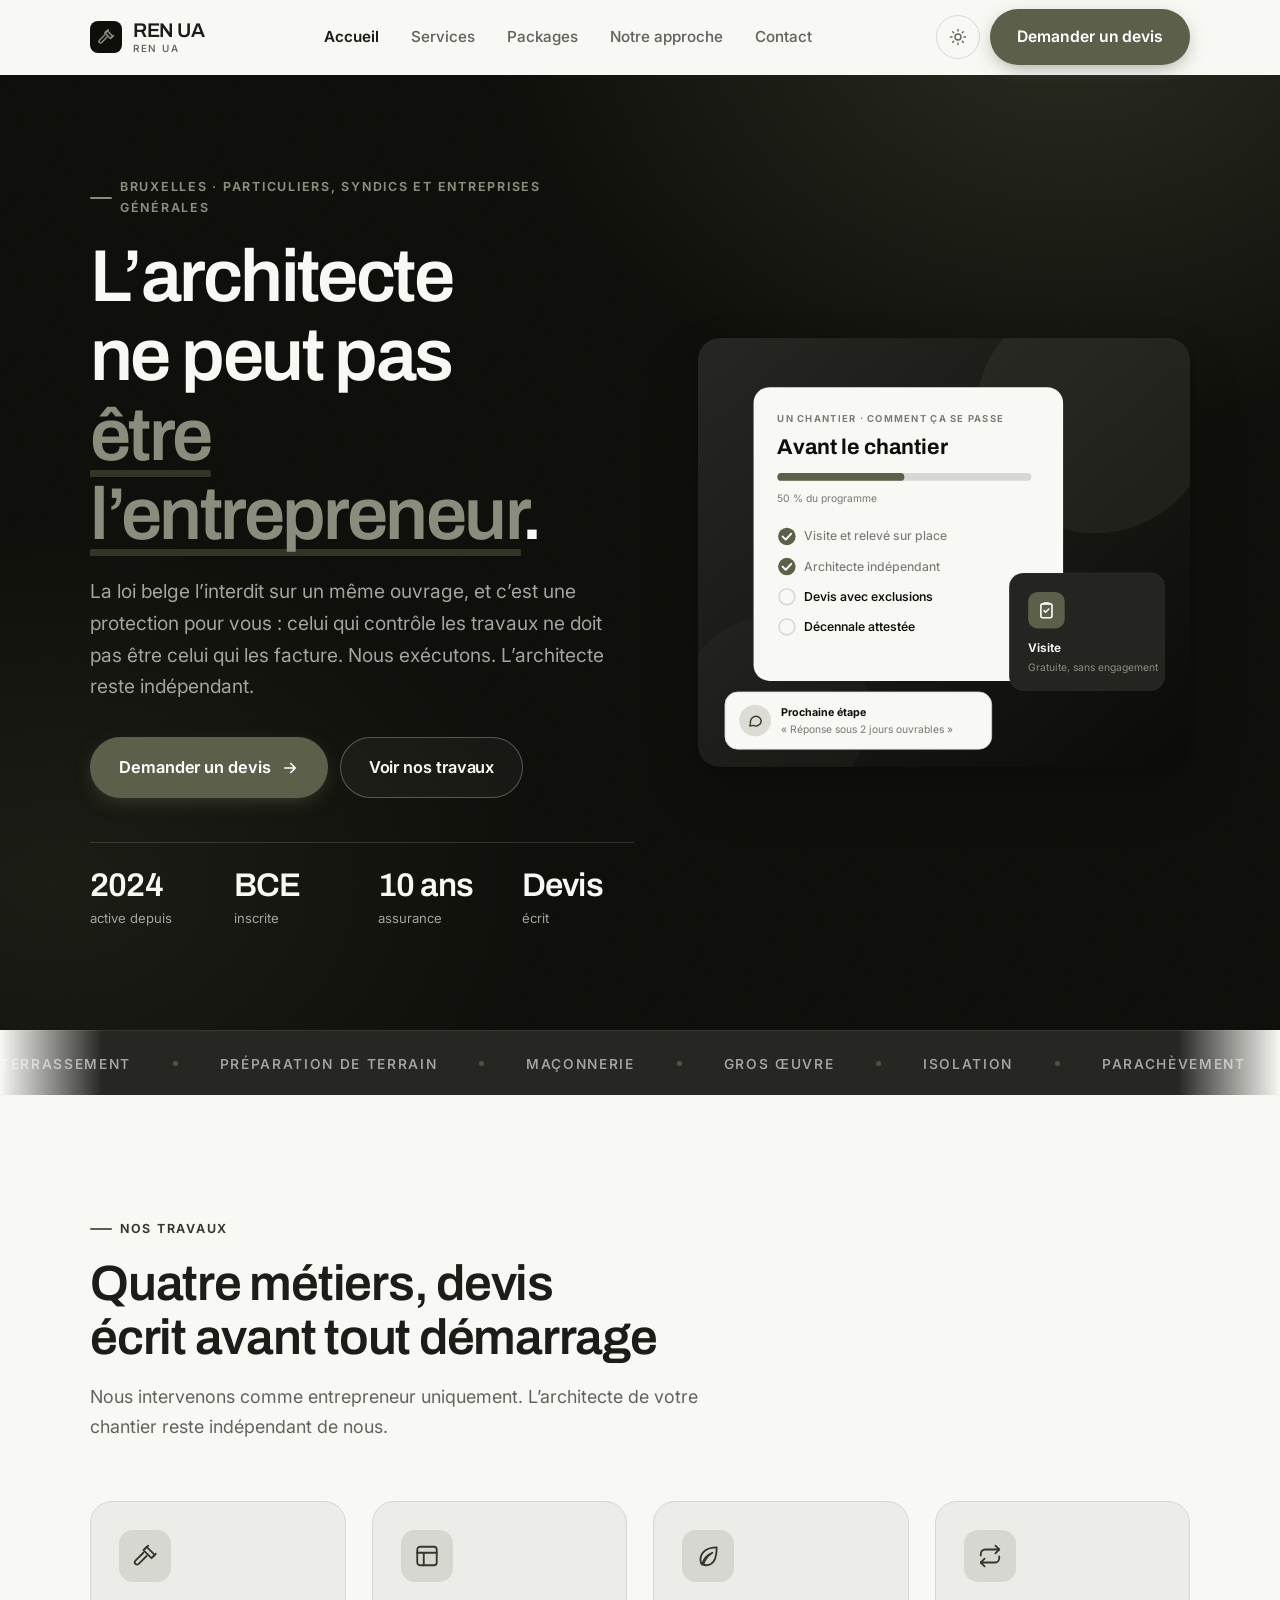
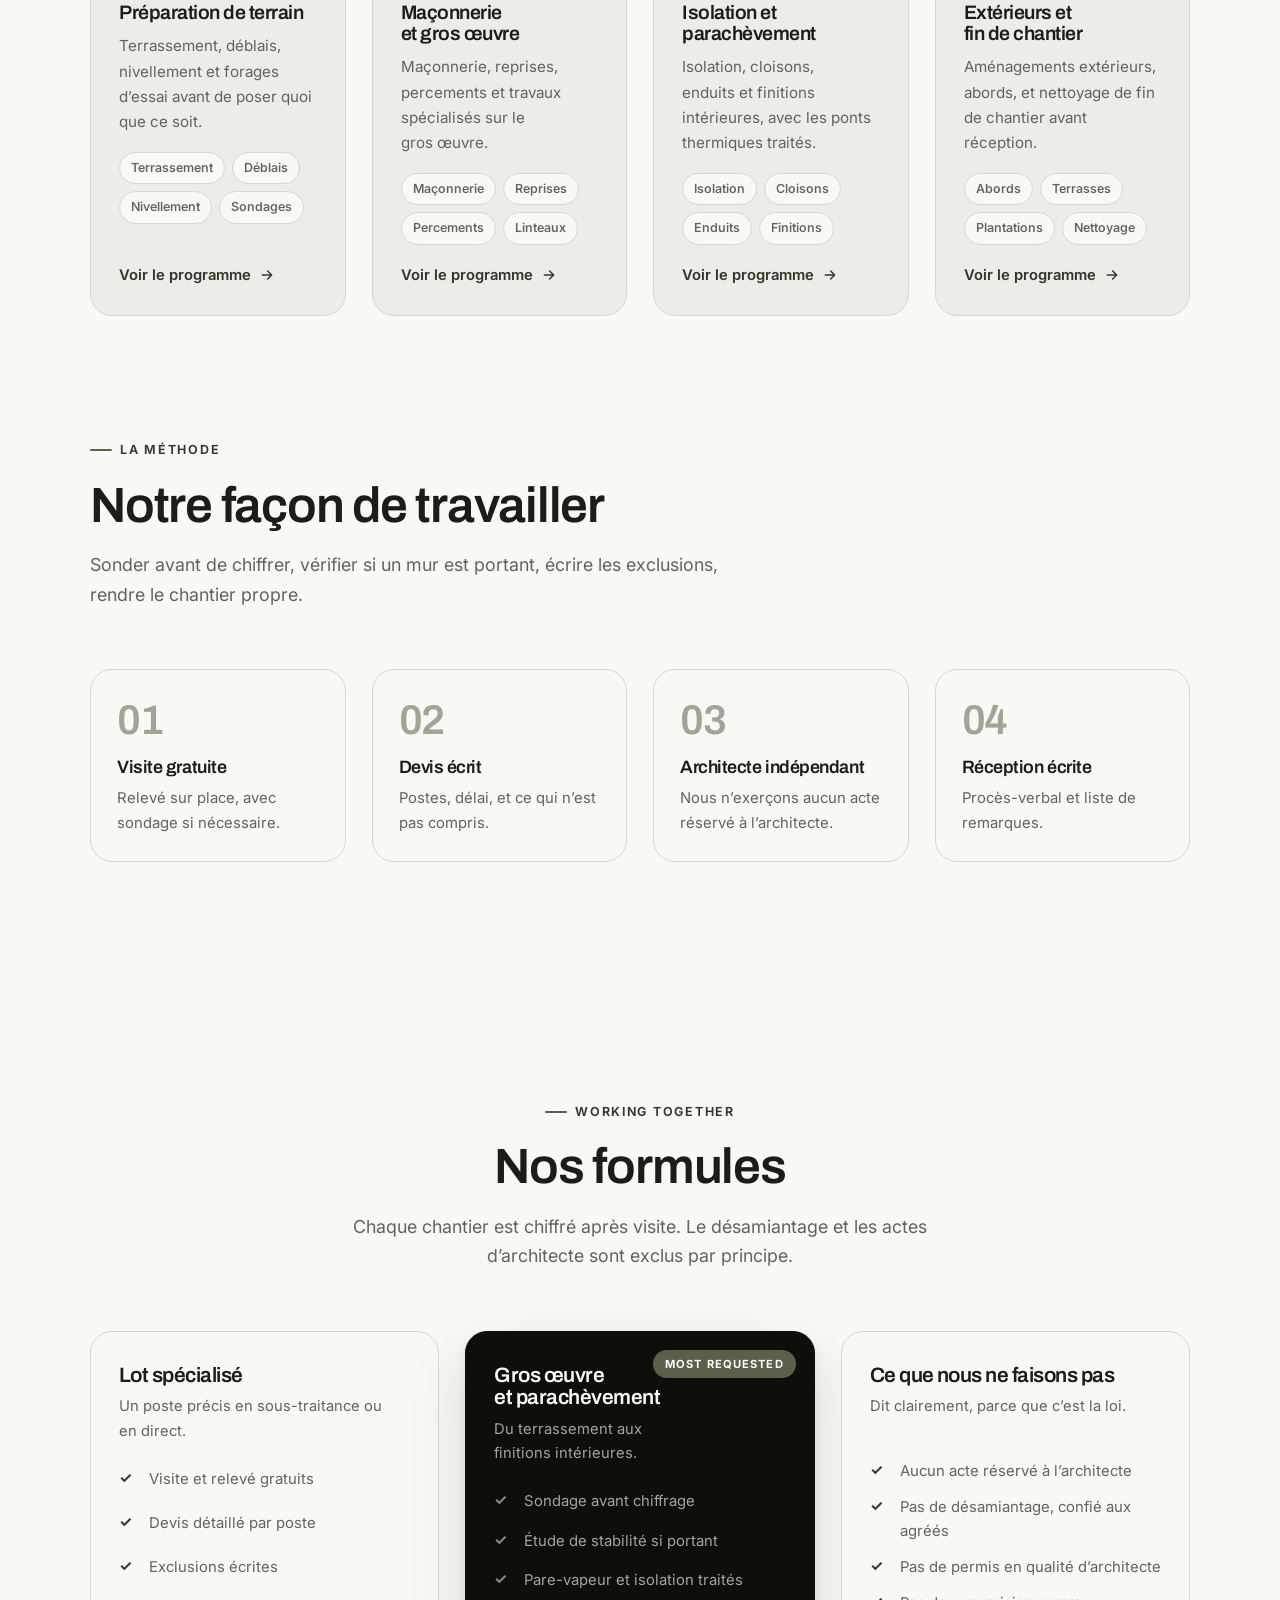
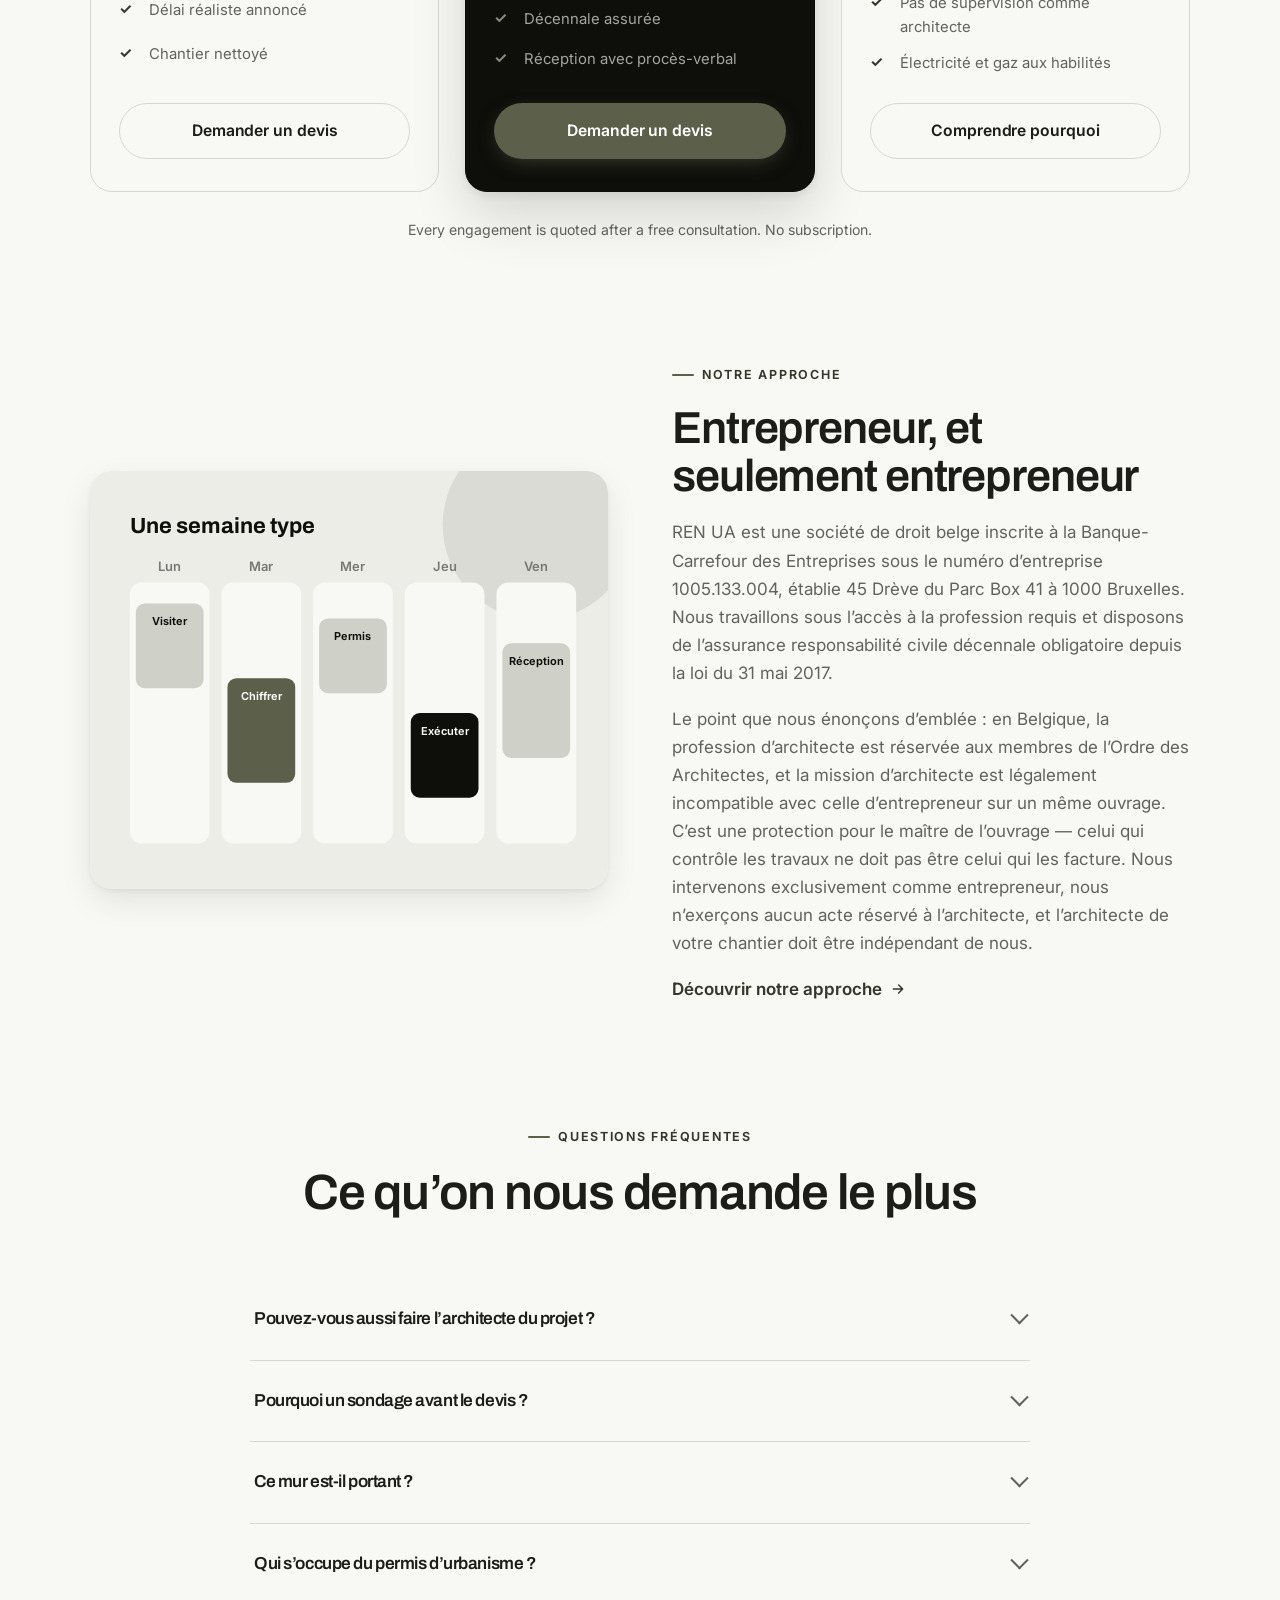
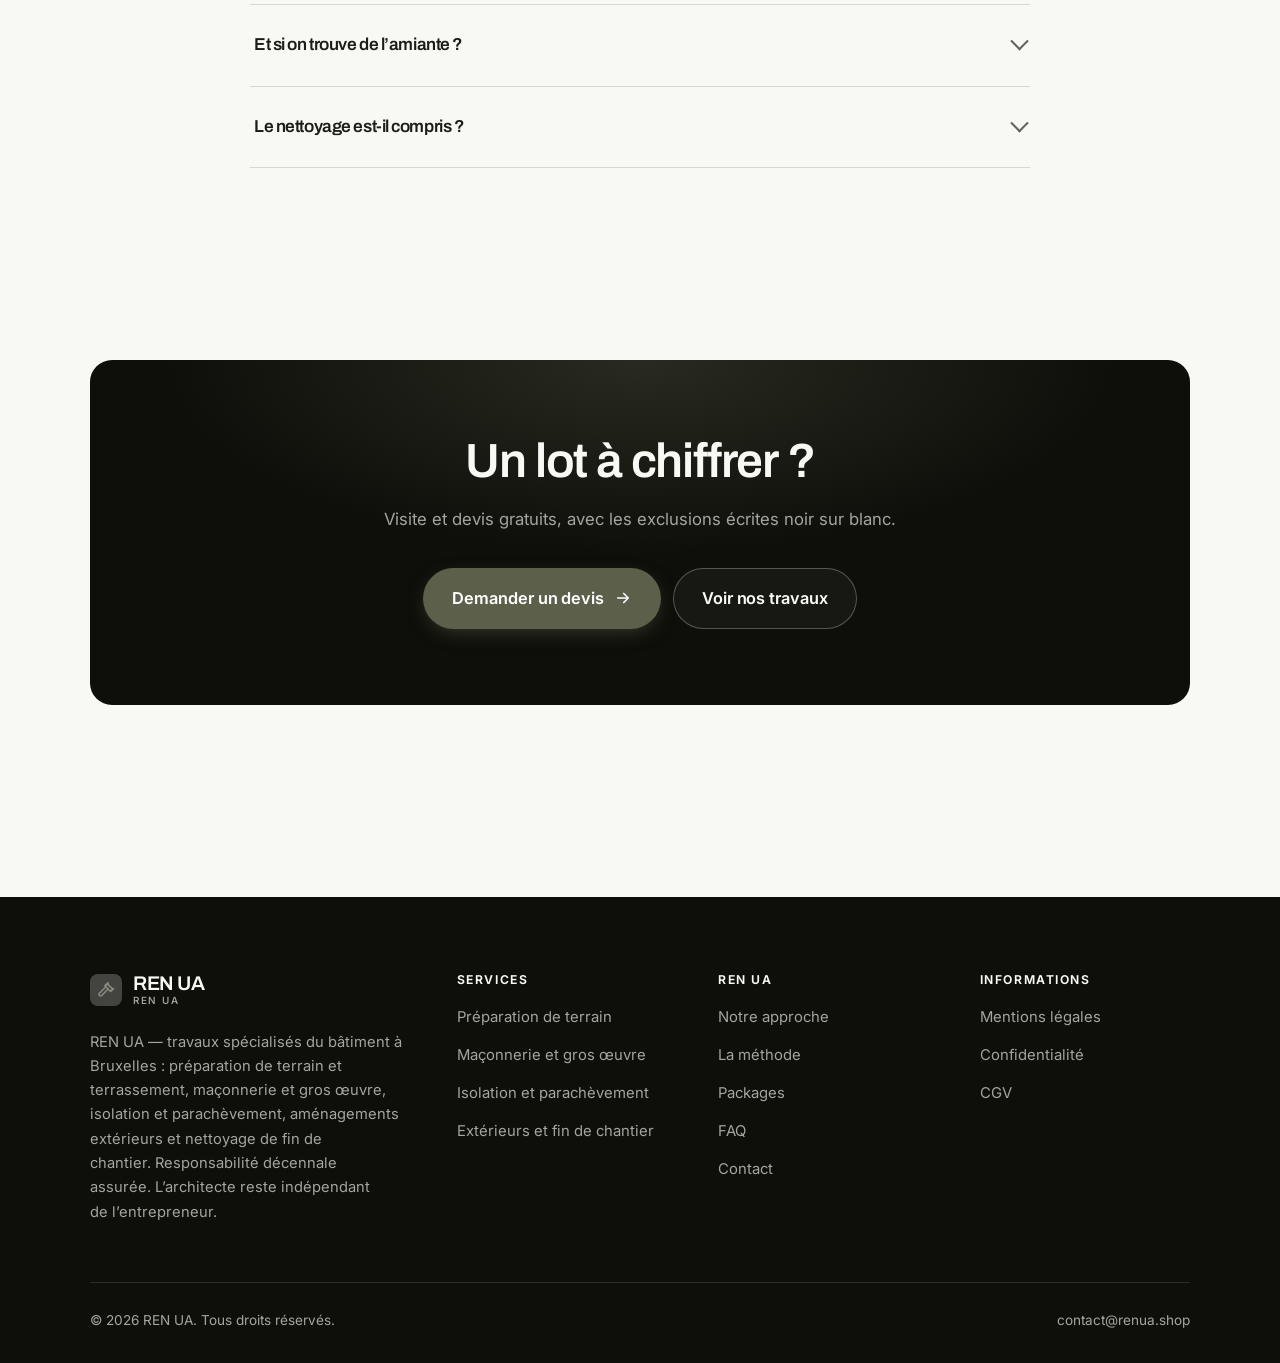
<file: index.html>
<!DOCTYPE html>
<html lang="fr" class="no-js">
<head>
<meta charset="utf-8">
<meta name="viewport" content="width=device-width, initial-scale=1">
<title>REN UA — travaux spécialisés du bâtiment à Bruxelles</title>
<meta name="description" content="REN UA, entreprise de travaux spécialisés à Bruxelles : terrassement, maçonnerie, isolation, parachèvement et aménagements extérieurs. Devis écrit et responsabilité décennale assurée.">
<link rel="canonical" href="https://renua.shop/">

<meta property="og:type" content="website">
<meta property="og:url" content="https://renua.shop/">
<meta property="og:site_name" content="REN UA">
<meta property="og:locale" content="fr_FR">
<meta property="og:title" content="REN UA — travaux spécialisés du bâtiment à Bruxelles">
<meta property="og:description" content="REN UA, entreprise de travaux spécialisés à Bruxelles : terrassement, maçonnerie, isolation, parachèvement et aménagements extérieurs. Devis écrit et responsabilité décennale assurée.">
<meta name="theme-color" content="#0e0f0a">

<link rel="icon" href="assets/img/favicon.svg" type="image/svg+xml">
<link rel="preconnect" href="https://fonts.googleapis.com">
<link rel="preconnect" href="https://fonts.gstatic.com" crossorigin>
<link rel="stylesheet" href="https://fonts.googleapis.com/css2?family=Archivo:wght@400..700&family=Inter:wght@400..700&display=swap">
<link rel="stylesheet" href="assets/css/style.css">

<!-- Thème appliqué avant le premier rendu (évite le flash) -->
<script>
document.documentElement.classList.remove('no-js');
(function(){try{var t=localStorage.getItem('site-theme');if(t){document.documentElement.setAttribute('data-theme',t);}}catch(e){}})();
</script>
<script type="application/ld+json">
{
  "@context": "https://schema.org",
  "@type": "Organization",
  "name": "REN UA",
  "url": "https://renua.shop/",
  "email": "contact@renua.shop",
  "description": "REN UA, entreprise de travaux spécialisés à Bruxelles : terrassement, maçonnerie, isolation, parachèvement et aménagements extérieurs. Devis écrit et responsabilité décennale assurée.",
  "areaServed": "FR",
  "knowsLanguage": "fr"
}
</script>
</head>

<body>
<a class="skip-link" href="#main">Aller au contenu principal</a>

<header class="site-header">
  <nav class="wrap nav" aria-label="Navigation principale">
    <a class="brand" href="index.html">
      <svg class="brand__mark" viewBox="0 0 64 64" aria-hidden="true">
        <rect class="bm-bg" width="64" height="64" rx="16"/>
        <g class="bm-ic" transform="translate(14 14) scale(1.5)" fill="none" stroke-width="2.1" stroke-linecap="round" stroke-linejoin="round"><path d="M13.5 3.5 21 11l-3 3-7.5-7.5z"/><path d="M10.5 9 3.2 16.3a2.1 2.1 0 0 0 3 3L13.5 12"/><path d="M15 2.5 12 5.5M19.5 12.5 22 10"/></g>
      </svg>
      <span>REN UA<span class="brand__sub">REN UA</span></span>
    </a>

    <ul class="nav__links" id="nav-links">
      <li><a href="index.html" aria-current="page">Accueil</a></li>
      <li><a href="programmes.html">Services</a></li>
      <li><a href="index.html#tarifs">Packages</a></li>
      <li><a href="a-propos.html">Notre approche</a></li>
      <li><a href="contact.html">Contact</a></li>
      <li><a class="btn btn--primary" href="contact.html">Demander un devis</a></li>
    </ul>

    <div class="nav__cta">
      <button class="theme-toggle" type="button" aria-label="Passer en thème sombre">
        <svg class="icon-sun" viewBox="0 0 24 24" fill="none" stroke="currentColor" stroke-width="1.8" stroke-linecap="round" aria-hidden="true"><circle cx="12" cy="12" r="4"/><path d="M12 2v2m0 16v2M2 12h2m16 0h2M4.9 4.9l1.4 1.4m11.4 11.4 1.4 1.4M19.1 4.9l-1.4 1.4M6.3 17.7l-1.4 1.4"/></svg>
        <svg class="icon-moon" viewBox="0 0 24 24" fill="none" stroke="currentColor" stroke-width="1.8" stroke-linecap="round" stroke-linejoin="round" aria-hidden="true"><path d="M21 12.8A9 9 0 1 1 11.2 3a7 7 0 0 0 9.8 9.8z"/></svg>
      </button>
      <a class="btn btn--primary" href="contact.html">Demander un devis</a>
      <button class="nav__toggle" type="button" aria-expanded="false" aria-controls="nav-links" aria-label="Ouvrir le menu">
        <svg class="icon-open" viewBox="0 0 24 24" fill="none" stroke="currentColor" stroke-width="2" stroke-linecap="round" aria-hidden="true"><path d="M3 6h18M3 12h18M3 18h18"/></svg>
        <svg class="icon-close" viewBox="0 0 24 24" fill="none" stroke="currentColor" stroke-width="2" stroke-linecap="round" aria-hidden="true"><path d="M6 6l12 12M18 6L6 18"/></svg>
      </button>
    </div>
  </nav>
</header>

<main id="main">

<section class="hero">
  <div class="wrap hero__inner">
    <div>
      <span class="eyebrow hero__eyebrow">Bruxelles · Particuliers, syndics et entreprises générales</span>
      <h1>L’architecte ne peut pas<br> <em>être l’entrepreneur</em>.</h1>
      <p class="hero__lede">La loi belge l’interdit sur un même ouvrage, et c’est une protection pour vous : celui qui contrôle les travaux ne doit pas être celui qui les facture. Nous exécutons. L’architecte reste indépendant.</p>

      <div class="hero__actions">
        <a class="btn btn--primary btn--lg" href="contact.html">Demander un devis <svg viewBox="0 0 24 24" fill="none" stroke="currentColor" stroke-width="2.2" stroke-linecap="round" stroke-linejoin="round" aria-hidden="true"><path d="M5 12h14M13 6l6 6-6 6"/></svg></a>
        <a class="btn btn--on-dark btn--lg" href="programmes.html">Voir nos travaux</a>
      </div>

      <ul class="hero__proof">
        <li><span class="stat__num">2024</span><span class="stat__label">active depuis</span></li>
        <li><span class="stat__num">BCE</span><span class="stat__label">inscrite</span></li>
        <li><span class="stat__num">10 ans</span><span class="stat__label">assurance</span></li>
        <li><span class="stat__num">Devis</span><span class="stat__label">écrit</span></li>
      </ul>
    </div>

    <div class="hero__art">
      <svg viewBox="0 0 620 540" role="img" aria-label="Le déroulement d’un chantier avec REN UA, de la visite au devis écrit.">
        <defs>
          <linearGradient id="hbg" x1="0" y1="0" x2="1" y2="1">
            <stop offset="0" stop-color="#262723"/><stop offset="1" stop-color="#0b0c08"/>
          </linearGradient>
        </defs>
        <rect width="620" height="540" rx="22" fill="url(#hbg)"/>
        <circle cx="500" cy="96" r="150" fill="#5c5f4a" opacity=".16"/>
        <circle cx="96" cy="470" r="120" fill="#5c5f4a" opacity=".08"/>

        <g style="font-family: var(--font-body)">
          <!-- Carte programme -->
          <rect x="70" y="62" width="390" height="370" rx="20" fill="#f8f8f4"/>
          <text x="100" y="106" font-size="12" font-weight="650" letter-spacing="1.6" fill="#777873">UN CHANTIER · COMMENT ÇA SE PASSE</text>
          <text x="100" y="146" font-size="27" font-weight="700" fill="#0e0f0a" style="font-family: var(--font-display)">Avant le chantier</text>
          <rect x="100" y="170" width="320" height="10" rx="5" fill="#d7d7d3"/>
          <rect x="100" y="170" width="160" height="10" rx="5" fill="#5c5f4a"/>
          <text x="100" y="206" font-size="13" fill="#777873">50 % du programme</text>
          <circle cx="112" cy="250" r="11" fill="#5c5f4a"/><path d="M106.5 250l4 4 7-7.5" fill="none" stroke="#ffffff" stroke-width="2.4" stroke-linecap="round" stroke-linejoin="round"/><text x="134" y="255" font-size="15.5" fill="#777873" font-weight="450">Visite et relevé sur place</text>
          <circle cx="112" cy="288" r="11" fill="#5c5f4a"/><path d="M106.5 288l4 4 7-7.5" fill="none" stroke="#ffffff" stroke-width="2.4" stroke-linecap="round" stroke-linejoin="round"/><text x="134" y="293" font-size="15.5" fill="#777873" font-weight="450">Architecte indépendant</text>
          <circle cx="112" cy="326" r="10" fill="none" stroke="#d7d7d3" stroke-width="2"/><text x="134" y="331" font-size="15.5" fill="#0e0f0a" font-weight="560">Devis avec exclusions</text>
          <circle cx="112" cy="364" r="10" fill="none" stroke="#d7d7d3" stroke-width="2"/><text x="134" y="369" font-size="15.5" fill="#0e0f0a" font-weight="560">Décennale attestée</text>

          <!-- Carte séance -->
          <rect x="392" y="296" width="196" height="148" rx="18" fill="#242520" stroke="#ffffff" stroke-opacity=".08"/>
          <rect x="416" y="320" width="46" height="46" rx="12" fill="#5c5f4a"/>
          <g transform="translate(427 331)" fill="none" stroke="#ffffff" color="#ffffff" stroke-width="2" stroke-linecap="round" stroke-linejoin="round"><rect x="5" y="4" width="14" height="17.5" rx="2.5"/><path d="M9 4V3h6v1M9 12.5l2 2 4-4"/></g>
          <text x="416" y="396" font-size="15" font-weight="650" fill="#f8f8f4">Visite</text>
          <text x="416" y="420" font-size="13" fill="#8a8c7d">Gratuite, sans engagement</text>

          <!-- Retour du coach -->
          <rect x="34" y="446" width="336" height="72" rx="16" fill="#f8f8f4" stroke="#d7d7d3"/>
          <circle cx="72" cy="482" r="20" fill="#dcdcd5"/>
          <g transform="translate(62 472) scale(.84)" fill="none" stroke="#3c3e30" stroke-width="2.2" stroke-linecap="round" stroke-linejoin="round"><path d="M21 12a8 8 0 0 1-11.6 7.1L4 20l1-4.6A8 8 0 1 1 21 12z"/></g>
          <text x="104" y="476" font-size="13.5" font-weight="700" fill="#0e0f0a">Prochaine étape</text>
          <text x="104" y="498" font-size="13" fill="#777873">« Réponse sous 2 jours ouvrables »</text>
        </g>
      </svg>
    </div>
  </div>
</section>

<div class="marquee" aria-hidden="true">
  <div class="marquee__track"><span>Terrassement</span><span>Préparation de terrain</span><span>Maçonnerie</span><span>Gros œuvre</span><span>Isolation</span><span>Parachèvement</span><span>Aménagements extérieurs</span><span>Nettoyage de chantier</span><span>Décennale</span><span>Bruxelles</span><span>Terrassement</span><span>Préparation de terrain</span><span>Maçonnerie</span><span>Gros œuvre</span><span>Isolation</span><span>Parachèvement</span><span>Aménagements extérieurs</span><span>Nettoyage de chantier</span><span>Décennale</span><span>Bruxelles</span></div>
</div>

<section class="section wrap" id="programmes">
  <div class="section-head reveal">
    <span class="eyebrow">Nos travaux</span>
    <h2>Quatre métiers, devis écrit avant tout démarrage</h2>
    <p>Nous intervenons comme entrepreneur uniquement. L’architecte de votre chantier reste indépendant de nous.</p>
  </div>
  <div class="grid grid--4 reveal-group">
    <a class="card" href="programmes.html#terrassement">
      <div class="card__icon"><svg viewBox="0 0 24 24" fill="none" stroke="currentColor" stroke-width="1.7" stroke-linecap="round" stroke-linejoin="round" aria-hidden="true"><path d="M13.5 3.5 21 11l-3 3-7.5-7.5z"/><path d="M10.5 9 3.2 16.3a2.1 2.1 0 0 0 3 3L13.5 12"/><path d="M15 2.5 12 5.5M19.5 12.5 22 10"/></svg></div>
      <h3>Préparation de terrain</h3>
      <p>Terrassement, déblais, nivellement et forages d’essai avant de poser quoi que ce soit.</p>
      <ul class="tags"><li>Terrassement</li><li>Déblais</li><li>Nivellement</li><li>Sondages</li></ul>
      <span class="arrow-link">Voir le programme <svg viewBox="0 0 24 24" fill="none" stroke="currentColor" stroke-width="2.2" stroke-linecap="round" stroke-linejoin="round" aria-hidden="true"><path d="M5 12h14M13 6l6 6-6 6"/></svg></span>
    </a>
    <a class="card" href="programmes.html#maconnerie">
      <div class="card__icon"><svg viewBox="0 0 24 24" fill="none" stroke="currentColor" stroke-width="1.7" stroke-linecap="round" stroke-linejoin="round" aria-hidden="true"><rect x="3" y="3.5" width="18" height="17" rx="2.5"/><path d="M3 9h18M9 9v11.5"/></svg></div>
      <h3>Maçonnerie et gros œuvre</h3>
      <p>Maçonnerie, reprises, percements et travaux spécialisés sur le gros œuvre.</p>
      <ul class="tags"><li>Maçonnerie</li><li>Reprises</li><li>Percements</li><li>Linteaux</li></ul>
      <span class="arrow-link">Voir le programme <svg viewBox="0 0 24 24" fill="none" stroke="currentColor" stroke-width="2.2" stroke-linecap="round" stroke-linejoin="round" aria-hidden="true"><path d="M5 12h14M13 6l6 6-6 6"/></svg></span>
    </a>
    <a class="card" href="programmes.html#isolation">
      <div class="card__icon"><svg viewBox="0 0 24 24" fill="none" stroke="currentColor" stroke-width="1.7" stroke-linecap="round" stroke-linejoin="round" aria-hidden="true"><path d="M20 4c-9 0-15 4.5-15 11.5 0 2 .6 3.4 1.5 4.5C8 14 12 10.5 16 9c-4 2.5-7 6-8.5 11 1 .4 2 .5 3 .5C17 20.5 20 14 20 4z"/></svg></div>
      <h3>Isolation et parachèvement</h3>
      <p>Isolation, cloisons, enduits et finitions intérieures, avec les ponts thermiques traités.</p>
      <ul class="tags"><li>Isolation</li><li>Cloisons</li><li>Enduits</li><li>Finitions</li></ul>
      <span class="arrow-link">Voir le programme <svg viewBox="0 0 24 24" fill="none" stroke="currentColor" stroke-width="2.2" stroke-linecap="round" stroke-linejoin="round" aria-hidden="true"><path d="M5 12h14M13 6l6 6-6 6"/></svg></span>
    </a>
    <a class="card" href="programmes.html#exterieurs">
      <div class="card__icon"><svg viewBox="0 0 24 24" fill="none" stroke="currentColor" stroke-width="1.7" stroke-linecap="round" stroke-linejoin="round" aria-hidden="true"><path d="M17 2.5l3.5 3.5L17 9.5"/><path d="M3.5 11.5V10A4 4 0 0 1 7.5 6h13M7 21.5 3.5 18 7 14.5"/><path d="M20.5 12.5V14a4 4 0 0 1-4 4h-13"/></svg></div>
      <h3>Extérieurs et fin de chantier</h3>
      <p>Aménagements extérieurs, abords, et nettoyage de fin de chantier avant réception.</p>
      <ul class="tags"><li>Abords</li><li>Terrasses</li><li>Plantations</li><li>Nettoyage</li></ul>
      <span class="arrow-link">Voir le programme <svg viewBox="0 0 24 24" fill="none" stroke="currentColor" stroke-width="2.2" stroke-linecap="round" stroke-linejoin="round" aria-hidden="true"><path d="M5 12h14M13 6l6 6-6 6"/></svg></span>
    </a>
  </div>
</section>

<section class="section section--flush wrap" id="methode">
  <div class="section-head reveal">
    <span class="eyebrow">La méthode</span>
    <h2>Notre façon de travailler</h2>
    <p>Sonder avant de chiffrer, vérifier si un mur est portant, écrire les exclusions, rendre le chantier propre.</p>
  </div>
  <div class="grid grid--4 steps reveal-group">
    <article class="step">
      <h3>Visite gratuite</h3>
      <p>Relevé sur place, avec sondage si nécessaire.</p>
    </article>
    <article class="step">
      <h3>Devis écrit</h3>
      <p>Postes, délai, et ce qui n’est pas compris.</p>
    </article>
    <article class="step">
      <h3>Architecte indépendant</h3>
      <p>Nous n’exerçons aucun acte réservé à l’architecte.</p>
    </article>
    <article class="step">
      <h3>Réception écrite</h3>
      <p>Procès-verbal et liste de remarques.</p>
    </article>
  </div>
</section>

<section class="section wrap" id="tarifs">
  <div class="section-head section-head--center reveal">
    <span class="eyebrow">Working together</span>
    <h2>Nos formules</h2>
    <p>Chaque chantier est chiffré après visite. Le désamiantage et les actes d’architecte sont exclus par principe.</p>
  </div>
  <div class="grid grid--3 plans reveal-group">
    <article class="plan">
      
      <h3>Lot spécialisé</h3>
      <p class="plan__desc">Un poste précis en sous-traitance ou en direct.</p>
      
      <ul class="plan__features">
        <li>Visite et relevé gratuits</li>
        <li>Devis détaillé par poste</li>
        <li>Exclusions écrites</li>
        <li>Délai réaliste annoncé</li>
        <li>Chantier nettoyé</li>
      </ul>
      <a class="btn btn--ghost btn--block" href="contact.html">Demander un devis</a>
    </article>
    <article class="plan plan--featured">
      <span class="plan__tag">Most requested</span>
      <h3>Gros œuvre et parachèvement</h3>
      <p class="plan__desc">Du terrassement aux finitions intérieures.</p>
      
      <ul class="plan__features">
        <li>Sondage avant chiffrage</li>
        <li>Étude de stabilité si portant</li>
        <li>Pare-vapeur et isolation traités</li>
        <li>Décennale assurée</li>
        <li>Réception avec procès-verbal</li>
      </ul>
      <a class="btn btn--primary btn--block" href="contact.html">Demander un devis</a>
    </article>
    <article class="plan">
      
      <h3>Ce que nous ne faisons pas</h3>
      <p class="plan__desc">Dit clairement, parce que c’est la loi.</p>
      
      <ul class="plan__features">
        <li>Aucun acte réservé à l’architecte</li>
        <li>Pas de désamiantage, confié aux agréés</li>
        <li>Pas de permis en qualité d’architecte</li>
        <li>Pas de supervision comme architecte</li>
        <li>Électricité et gaz aux habilités</li>
      </ul>
      <a class="btn btn--ghost btn--block" href="contact.html">Comprendre pourquoi</a>
    </article>
  </div>
  <p class="plans-note">Every engagement is quoted after a free consultation. No subscription.</p>
</section>

<section class="section section--flush wrap">
  <div class="split reveal">
    <div class="split__art">
      <svg viewBox="0 0 520 420" role="img" aria-label="Exemple de semaine type : Visiter, Chiffrer, Permis, Exécuter, Réception.">
        <rect width="520" height="420" rx="20" fill="#edede8"/>
        <circle cx="450" cy="54" r="96" fill="#5c5f4a" opacity=".12"/>
        <g style="font-family: var(--font-body)">
        <text x="40" y="62" font-size="22" font-weight="700" fill="#0e0f0a" style="font-family: var(--font-display)">Une semaine type</text>
        <text x="80" y="100" text-anchor="middle" font-size="13" font-weight="600" fill="#777873">Lun</text>
        <rect x="40" y="112" width="80" height="262" rx="12" fill="#f8f8f4"/>
        <rect x="46" y="133" width="68" height="85" rx="9" fill="#cfd0c8"/>
        <text x="80" y="155" text-anchor="middle" font-size="11" font-weight="650" fill="#0e0f0a">Visiter</text>
        <text x="172" y="100" text-anchor="middle" font-size="13" font-weight="600" fill="#777873">Mar</text>
        <rect x="132" y="112" width="80" height="262" rx="12" fill="#f8f8f4"/>
        <rect x="138" y="208" width="68" height="105" rx="9" fill="#5c5f4a"/>
        <text x="172" y="230" text-anchor="middle" font-size="11" font-weight="650" fill="#ffffff">Chiffrer</text>
        <text x="264" y="100" text-anchor="middle" font-size="13" font-weight="600" fill="#777873">Mer</text>
        <rect x="224" y="112" width="80" height="262" rx="12" fill="#f8f8f4"/>
        <rect x="230" y="148" width="68" height="75" rx="9" fill="#cfd0c8"/>
        <text x="264" y="170" text-anchor="middle" font-size="11" font-weight="650" fill="#0e0f0a">Permis</text>
        <text x="356" y="100" text-anchor="middle" font-size="13" font-weight="600" fill="#777873">Jeu</text>
        <rect x="316" y="112" width="80" height="262" rx="12" fill="#f8f8f4"/>
        <rect x="322" y="243" width="68" height="85" rx="9" fill="#0e0f0a"/>
        <text x="356" y="265" text-anchor="middle" font-size="11" font-weight="650" fill="#f8f8f4">Exécuter</text>
        <text x="448" y="100" text-anchor="middle" font-size="13" font-weight="600" fill="#777873">Ven</text>
        <rect x="408" y="112" width="80" height="262" rx="12" fill="#f8f8f4"/>
        <rect x="414" y="173" width="68" height="115" rx="9" fill="#cfd0c8"/>
        <text x="448" y="195" text-anchor="middle" font-size="11" font-weight="650" fill="#0e0f0a">Réception</text>
        </g>
      </svg>
    </div>
    <div>
      <span class="eyebrow">Notre approche</span>
      <h2>Entrepreneur, et seulement entrepreneur</h2>
      <p>REN UA est une société de droit belge inscrite à la Banque-Carrefour des Entreprises sous le numéro d’entreprise 1005.133.004, établie 45 Drève du Parc Box 41 à 1000 Bruxelles. Nous travaillons sous l’accès à la profession requis et disposons de l’assurance responsabilité civile décennale obligatoire depuis la loi du 31 mai 2017.</p>
      <p>Le point que nous énonçons d’emblée : en Belgique, la profession d’architecte est réservée aux membres de l’Ordre des Architectes, et la mission d’architecte est légalement incompatible avec celle d’entrepreneur sur un même ouvrage. C’est une protection pour le maître de l’ouvrage — celui qui contrôle les travaux ne doit pas être celui qui les facture. Nous intervenons exclusivement comme entrepreneur, nous n’exerçons aucun acte réservé à l’architecte, et l’architecte de votre chantier doit être indépendant de nous.</p>
      <p><a class="arrow-link" href="a-propos.html">Découvrir notre approche <svg viewBox="0 0 24 24" fill="none" stroke="currentColor" stroke-width="2.2" stroke-linecap="round" stroke-linejoin="round" aria-hidden="true"><path d="M5 12h14M13 6l6 6-6 6"/></svg></a></p>
    </div>
  </div>
</section>

<section class="section section--flush wrap" id="faq">
  <div class="section-head section-head--center reveal">
    <span class="eyebrow">Questions fréquentes</span>
    <h2>Ce qu’on nous demande le plus</h2>
  </div>
  <div class="faq reveal">
    <details>
      <summary>Pouvez-vous aussi faire l’architecte du projet ?</summary>
      <p>Non, et personne ne devrait le proposer. La loi belge rend la mission d’architecte incompatible avec celle d’entrepreneur sur un même ouvrage, précisément pour que celui qui contrôle les travaux ne soit pas celui qui les facture.</p>
    </details>
    <details>
      <summary>Pourquoi un sondage avant le devis ?</summary>
      <p>Parce que le sous-sol bruxellois réserve régulièrement une citerne, une nappe ou un sol insuffisant. Les découvrir au devis coûte une journée ; les découvrir en cours de chantier coûte le planning et le budget.</p>
    </details>
    <details>
      <summary>Ce mur est-il portant ?</summary>
      <p>C’est la première question avant tout percement, et la réponse vient d’une étude de stabilité, pas d’une appréciation sur place. Nous le disons avant d’ouvrir.</p>
    </details>
    <details>
      <summary>Qui s’occupe du permis d’urbanisme ?</summary>
      <p>Le maître de l’ouvrage, avec son architecte. Nous vérifions si les travaux y sont soumis et nous ne commençons pas avant qu’il soit délivré.</p>
    </details>
    <details>
      <summary>Et si on trouve de l’amiante ?</summary>
      <p>Le chantier s’arrête. Le retrait est confié à une entreprise agréée pour le désamiantage, et nous ne cassons ni ne déposons rien qui puisse en contenir.</p>
    </details>
    <details>
      <summary>Le nettoyage est-il compris ?</summary>
      <p>Oui, avant la réception. Évacuation des gravats par transporteur enregistré et remise en état des abords figurent au devis plutôt qu’en supplément.</p>
    </details>
  </div>
</section>

<section class="wrap section--tight">
  <div class="cta-band reveal">
    <h2>Un lot à chiffrer ?</h2>
    <p>Visite et devis gratuits, avec les exclusions écrites noir sur blanc.</p>
    <div class="hero__actions">
      <a class="btn btn--primary btn--lg" href="contact.html">Demander un devis <svg viewBox="0 0 24 24" fill="none" stroke="currentColor" stroke-width="2.2" stroke-linecap="round" stroke-linejoin="round" aria-hidden="true"><path d="M5 12h14M13 6l6 6-6 6"/></svg></a>
      <a class="btn btn--on-dark btn--lg" href="programmes.html">Voir nos travaux</a>
    </div>
  </div>
</section>

</main>

<footer class="site-footer">
  <div class="wrap">
    <div class="footer__grid">
      <div class="footer__brand">
        <a class="brand" href="index.html">
          <svg class="brand__mark" viewBox="0 0 64 64" aria-hidden="true">
        <rect class="bm-bg" width="64" height="64" rx="16"/>
        <g class="bm-ic" transform="translate(14 14) scale(1.5)" fill="none" stroke-width="2.1" stroke-linecap="round" stroke-linejoin="round"><path d="M13.5 3.5 21 11l-3 3-7.5-7.5z"/><path d="M10.5 9 3.2 16.3a2.1 2.1 0 0 0 3 3L13.5 12"/><path d="M15 2.5 12 5.5M19.5 12.5 22 10"/></g>
      </svg>
          <span>REN UA<span class="brand__sub">REN UA</span></span>
        </a>
        <p>REN UA — travaux spécialisés du bâtiment à Bruxelles : préparation de terrain et terrassement, maçonnerie et gros œuvre, isolation et parachèvement, aménagements extérieurs et nettoyage de fin de chantier. Responsabilité décennale assurée. L’architecte reste indépendant de l’entrepreneur.</p>
      </div>

      <div class="footer__col">
        <h4>Services</h4>
        <ul>
          <li><a href="programmes.html#terrassement">Préparation de terrain</a></li>
          <li><a href="programmes.html#maconnerie">Maçonnerie et gros œuvre</a></li>
          <li><a href="programmes.html#isolation">Isolation et parachèvement</a></li>
          <li><a href="programmes.html#exterieurs">Extérieurs et fin de chantier</a></li>
        </ul>
      </div>

      <div class="footer__col">
        <h4>REN UA</h4>
        <ul>
          <li><a href="a-propos.html">Notre approche</a></li>
          <li><a href="index.html#methode">La méthode</a></li>
          <li><a href="index.html#tarifs">Packages</a></li>
          <li><a href="index.html#faq">FAQ</a></li>
          <li><a href="contact.html">Contact</a></li>
        </ul>
      </div>

      <div class="footer__col">
        <h4>Informations</h4>
        <ul>
          <li><a href="mentions-legales.html">Mentions légales</a></li>
          <li><a href="mentions-legales.html#confidentialite">Confidentialité</a></li>
          <li><a href="mentions-legales.html#cgv">CGV</a></li>
        </ul>
      </div>
    </div>

    <div class="footer__bottom">
      <p>© <span data-year>2026</span> REN UA. Tous droits réservés.</p>
      <p><a href="mailto:contact@renua.shop">contact@renua.shop</a></p>
    </div>
  </div>
</footer>

<script src="assets/js/main.js" defer></script>
</body>
</html>
</file>
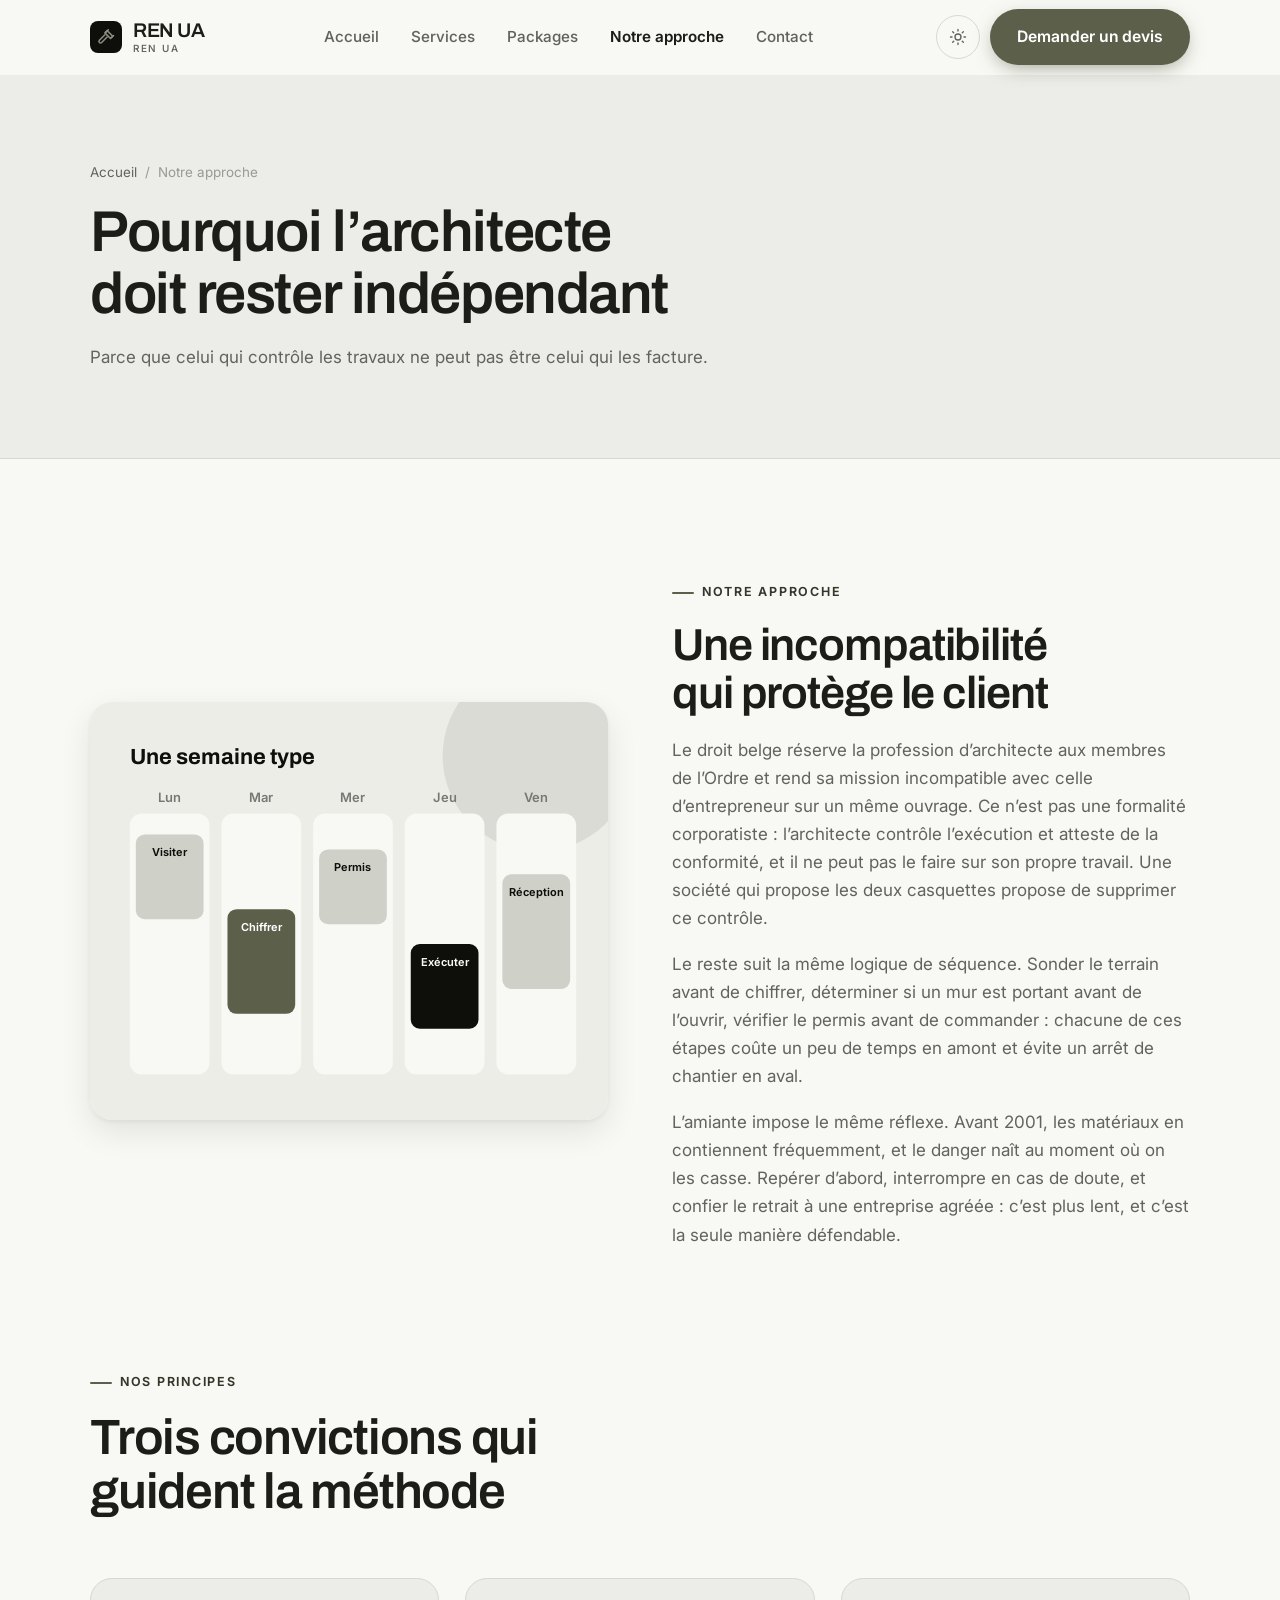
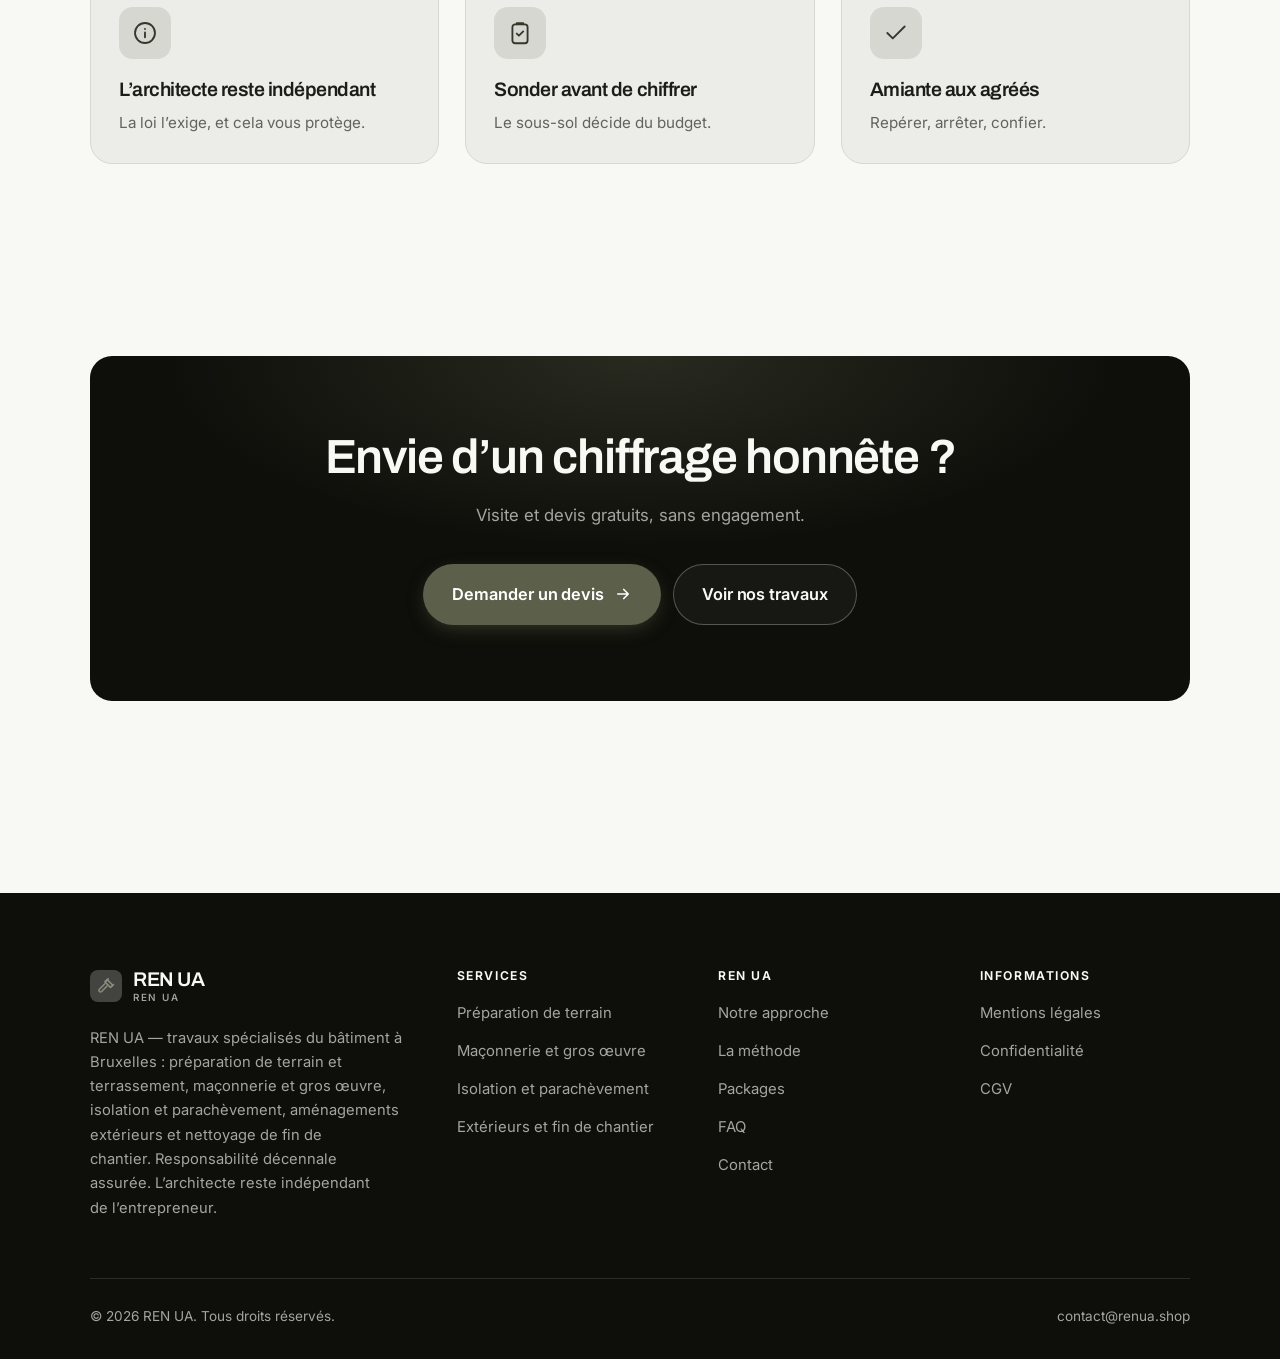
<file: a-propos.html>
<!DOCTYPE html>
<html lang="fr" class="no-js">
<head>
<meta charset="utf-8">
<meta name="viewport" content="width=device-width, initial-scale=1">
<title>Notre approche — REN UA</title>
<meta name="description" content="À propos de REN UA, entreprise de travaux spécialisés à Bruxelles, numéro d’entreprise 1005.133.004.">
<link rel="canonical" href="https://renua.shop/a-propos.html">

<meta property="og:type" content="website">
<meta property="og:url" content="https://renua.shop/a-propos.html">
<meta property="og:site_name" content="REN UA">
<meta property="og:locale" content="fr_FR">
<meta property="og:title" content="Notre approche — REN UA">
<meta property="og:description" content="À propos de REN UA, entreprise de travaux spécialisés à Bruxelles, numéro d’entreprise 1005.133.004.">
<meta name="theme-color" content="#0e0f0a">

<link rel="icon" href="assets/img/favicon.svg" type="image/svg+xml">
<link rel="preconnect" href="https://fonts.googleapis.com">
<link rel="preconnect" href="https://fonts.gstatic.com" crossorigin>
<link rel="stylesheet" href="https://fonts.googleapis.com/css2?family=Archivo:wght@400..700&family=Inter:wght@400..700&display=swap">
<link rel="stylesheet" href="assets/css/style.css">

<!-- Thème appliqué avant le premier rendu (évite le flash) -->
<script>
document.documentElement.classList.remove('no-js');
(function(){try{var t=localStorage.getItem('site-theme');if(t){document.documentElement.setAttribute('data-theme',t);}}catch(e){}})();
</script>
</head>

<body>
<a class="skip-link" href="#main">Aller au contenu principal</a>

<header class="site-header">
  <nav class="wrap nav" aria-label="Navigation principale">
    <a class="brand" href="index.html">
      <svg class="brand__mark" viewBox="0 0 64 64" aria-hidden="true">
        <rect class="bm-bg" width="64" height="64" rx="16"/>
        <g class="bm-ic" transform="translate(14 14) scale(1.5)" fill="none" stroke-width="2.1" stroke-linecap="round" stroke-linejoin="round"><path d="M13.5 3.5 21 11l-3 3-7.5-7.5z"/><path d="M10.5 9 3.2 16.3a2.1 2.1 0 0 0 3 3L13.5 12"/><path d="M15 2.5 12 5.5M19.5 12.5 22 10"/></g>
      </svg>
      <span>REN UA<span class="brand__sub">REN UA</span></span>
    </a>

    <ul class="nav__links" id="nav-links">
      <li><a href="index.html">Accueil</a></li>
      <li><a href="programmes.html">Services</a></li>
      <li><a href="index.html#tarifs">Packages</a></li>
      <li><a href="a-propos.html" aria-current="page">Notre approche</a></li>
      <li><a href="contact.html">Contact</a></li>
      <li><a class="btn btn--primary" href="contact.html">Demander un devis</a></li>
    </ul>

    <div class="nav__cta">
      <button class="theme-toggle" type="button" aria-label="Passer en thème sombre">
        <svg class="icon-sun" viewBox="0 0 24 24" fill="none" stroke="currentColor" stroke-width="1.8" stroke-linecap="round" aria-hidden="true"><circle cx="12" cy="12" r="4"/><path d="M12 2v2m0 16v2M2 12h2m16 0h2M4.9 4.9l1.4 1.4m11.4 11.4 1.4 1.4M19.1 4.9l-1.4 1.4M6.3 17.7l-1.4 1.4"/></svg>
        <svg class="icon-moon" viewBox="0 0 24 24" fill="none" stroke="currentColor" stroke-width="1.8" stroke-linecap="round" stroke-linejoin="round" aria-hidden="true"><path d="M21 12.8A9 9 0 1 1 11.2 3a7 7 0 0 0 9.8 9.8z"/></svg>
      </button>
      <a class="btn btn--primary" href="contact.html">Demander un devis</a>
      <button class="nav__toggle" type="button" aria-expanded="false" aria-controls="nav-links" aria-label="Ouvrir le menu">
        <svg class="icon-open" viewBox="0 0 24 24" fill="none" stroke="currentColor" stroke-width="2" stroke-linecap="round" aria-hidden="true"><path d="M3 6h18M3 12h18M3 18h18"/></svg>
        <svg class="icon-close" viewBox="0 0 24 24" fill="none" stroke="currentColor" stroke-width="2" stroke-linecap="round" aria-hidden="true"><path d="M6 6l12 12M18 6L6 18"/></svg>
      </button>
    </div>
  </nav>
</header>

<main id="main">

<section class="page-head">
  <div class="wrap">
    <nav class="breadcrumb" aria-label="Fil d’Ariane">
      <a href="index.html">Accueil</a><span>/</span><span aria-current="page">Notre approche</span>
    </nav>
    <h1>Pourquoi l’architecte doit rester indépendant</h1>
    <p>Parce que celui qui contrôle les travaux ne peut pas être celui qui les facture.</p>
  </div>
</section>

<section class="section wrap">
  <div class="split reveal">
    <div class="split__art">
      <svg viewBox="0 0 520 420" role="img" aria-label="Exemple de semaine type : Visiter, Chiffrer, Permis, Exécuter, Réception.">
        <rect width="520" height="420" rx="20" fill="#edede8"/>
        <circle cx="450" cy="54" r="96" fill="#5c5f4a" opacity=".12"/>
        <g style="font-family: var(--font-body)">
        <text x="40" y="62" font-size="22" font-weight="700" fill="#0e0f0a" style="font-family: var(--font-display)">Une semaine type</text>
        <text x="80" y="100" text-anchor="middle" font-size="13" font-weight="600" fill="#777873">Lun</text>
        <rect x="40" y="112" width="80" height="262" rx="12" fill="#f8f8f4"/>
        <rect x="46" y="133" width="68" height="85" rx="9" fill="#cfd0c8"/>
        <text x="80" y="155" text-anchor="middle" font-size="11" font-weight="650" fill="#0e0f0a">Visiter</text>
        <text x="172" y="100" text-anchor="middle" font-size="13" font-weight="600" fill="#777873">Mar</text>
        <rect x="132" y="112" width="80" height="262" rx="12" fill="#f8f8f4"/>
        <rect x="138" y="208" width="68" height="105" rx="9" fill="#5c5f4a"/>
        <text x="172" y="230" text-anchor="middle" font-size="11" font-weight="650" fill="#ffffff">Chiffrer</text>
        <text x="264" y="100" text-anchor="middle" font-size="13" font-weight="600" fill="#777873">Mer</text>
        <rect x="224" y="112" width="80" height="262" rx="12" fill="#f8f8f4"/>
        <rect x="230" y="148" width="68" height="75" rx="9" fill="#cfd0c8"/>
        <text x="264" y="170" text-anchor="middle" font-size="11" font-weight="650" fill="#0e0f0a">Permis</text>
        <text x="356" y="100" text-anchor="middle" font-size="13" font-weight="600" fill="#777873">Jeu</text>
        <rect x="316" y="112" width="80" height="262" rx="12" fill="#f8f8f4"/>
        <rect x="322" y="243" width="68" height="85" rx="9" fill="#0e0f0a"/>
        <text x="356" y="265" text-anchor="middle" font-size="11" font-weight="650" fill="#f8f8f4">Exécuter</text>
        <text x="448" y="100" text-anchor="middle" font-size="13" font-weight="600" fill="#777873">Ven</text>
        <rect x="408" y="112" width="80" height="262" rx="12" fill="#f8f8f4"/>
        <rect x="414" y="173" width="68" height="115" rx="9" fill="#cfd0c8"/>
        <text x="448" y="195" text-anchor="middle" font-size="11" font-weight="650" fill="#0e0f0a">Réception</text>
        </g>
      </svg>
    </div>
    <div>
      <span class="eyebrow">Notre approche</span>
      <h2>Une incompatibilité qui protège le client</h2>
      <p>Le droit belge réserve la profession d’architecte aux membres de l’Ordre et rend sa mission incompatible avec celle d’entrepreneur sur un même ouvrage. Ce n’est pas une formalité corporatiste : l’architecte contrôle l’exécution et atteste de la conformité, et il ne peut pas le faire sur son propre travail. Une société qui propose les deux casquettes propose de supprimer ce contrôle.</p>
      <p>Le reste suit la même logique de séquence. Sonder le terrain avant de chiffrer, déterminer si un mur est portant avant de l’ouvrir, vérifier le permis avant de commander : chacune de ces étapes coûte un peu de temps en amont et évite un arrêt de chantier en aval.</p>
      <p>L’amiante impose le même réflexe. Avant 2001, les matériaux en contiennent fréquemment, et le danger naît au moment où on les casse. Repérer d’abord, interrompre en cas de doute, et confier le retrait à une entreprise agréée : c’est plus lent, et c’est la seule manière défendable.</p>
      <!--
        À COMPLÉTER : ajoutez une présentation de la personne qui coache
        (prénom, parcours réel), avec une photo si possible. N'inventez ni
        diplôme ni expérience : voir README.md.
      -->
    </div>
  </div>
</section>

<section class="section section--flush wrap">
  <div class="section-head reveal">
    <span class="eyebrow">Nos principes</span>
    <h2>Trois convictions qui guident la méthode</h2>
  </div>
  <div class="grid grid--3 reveal-group">
    <article class="card">
      <div class="card__icon"><svg viewBox="0 0 24 24" fill="none" stroke="currentColor" stroke-width="1.7" stroke-linecap="round" stroke-linejoin="round" aria-hidden="true"><circle cx="12" cy="12" r="9.2"/><path d="M12 16v-4.5M12 8.2v.1"/></svg></div>
      <h3>L’architecte reste indépendant</h3>
      <p>La loi l’exige, et cela vous protège.</p>
    </article>
    <article class="card">
      <div class="card__icon"><svg viewBox="0 0 24 24" fill="none" stroke="currentColor" stroke-width="1.7" stroke-linecap="round" stroke-linejoin="round" aria-hidden="true"><rect x="5" y="4" width="14" height="17.5" rx="2.5"/><path d="M9 4V3h6v1M9 12.5l2 2 4-4"/></svg></div>
      <h3>Sonder avant de chiffrer</h3>
      <p>Le sous-sol décide du budget.</p>
    </article>
    <article class="card">
      <div class="card__icon"><svg viewBox="0 0 24 24" fill="none" stroke="currentColor" stroke-width="1.7" stroke-linecap="round" stroke-linejoin="round" aria-hidden="true"><path d="M20 6 9 17l-5-5"/></svg></div>
      <h3>Amiante aux agréés</h3>
      <p>Repérer, arrêter, confier.</p>
    </article>
  </div>
</section>

<section class="wrap section--tight">
  <div class="cta-band reveal">
    <h2>Envie d’un chiffrage honnête ?</h2>
    <p>Visite et devis gratuits, sans engagement.</p>
    <div class="hero__actions">
      <a class="btn btn--primary btn--lg" href="contact.html">Demander un devis <svg viewBox="0 0 24 24" fill="none" stroke="currentColor" stroke-width="2.2" stroke-linecap="round" stroke-linejoin="round" aria-hidden="true"><path d="M5 12h14M13 6l6 6-6 6"/></svg></a>
      <a class="btn btn--on-dark btn--lg" href="programmes.html">Voir nos travaux</a>
    </div>
  </div>
</section>

</main>

<footer class="site-footer">
  <div class="wrap">
    <div class="footer__grid">
      <div class="footer__brand">
        <a class="brand" href="index.html">
          <svg class="brand__mark" viewBox="0 0 64 64" aria-hidden="true">
        <rect class="bm-bg" width="64" height="64" rx="16"/>
        <g class="bm-ic" transform="translate(14 14) scale(1.5)" fill="none" stroke-width="2.1" stroke-linecap="round" stroke-linejoin="round"><path d="M13.5 3.5 21 11l-3 3-7.5-7.5z"/><path d="M10.5 9 3.2 16.3a2.1 2.1 0 0 0 3 3L13.5 12"/><path d="M15 2.5 12 5.5M19.5 12.5 22 10"/></g>
      </svg>
          <span>REN UA<span class="brand__sub">REN UA</span></span>
        </a>
        <p>REN UA — travaux spécialisés du bâtiment à Bruxelles : préparation de terrain et terrassement, maçonnerie et gros œuvre, isolation et parachèvement, aménagements extérieurs et nettoyage de fin de chantier. Responsabilité décennale assurée. L’architecte reste indépendant de l’entrepreneur.</p>
      </div>

      <div class="footer__col">
        <h4>Services</h4>
        <ul>
          <li><a href="programmes.html#terrassement">Préparation de terrain</a></li>
          <li><a href="programmes.html#maconnerie">Maçonnerie et gros œuvre</a></li>
          <li><a href="programmes.html#isolation">Isolation et parachèvement</a></li>
          <li><a href="programmes.html#exterieurs">Extérieurs et fin de chantier</a></li>
        </ul>
      </div>

      <div class="footer__col">
        <h4>REN UA</h4>
        <ul>
          <li><a href="a-propos.html">Notre approche</a></li>
          <li><a href="index.html#methode">La méthode</a></li>
          <li><a href="index.html#tarifs">Packages</a></li>
          <li><a href="index.html#faq">FAQ</a></li>
          <li><a href="contact.html">Contact</a></li>
        </ul>
      </div>

      <div class="footer__col">
        <h4>Informations</h4>
        <ul>
          <li><a href="mentions-legales.html">Mentions légales</a></li>
          <li><a href="mentions-legales.html#confidentialite">Confidentialité</a></li>
          <li><a href="mentions-legales.html#cgv">CGV</a></li>
        </ul>
      </div>
    </div>

    <div class="footer__bottom">
      <p>© <span data-year>2026</span> REN UA. Tous droits réservés.</p>
      <p><a href="mailto:contact@renua.shop">contact@renua.shop</a></p>
    </div>
  </div>
</footer>

<script src="assets/js/main.js" defer></script>
</body>
</html>
</file>
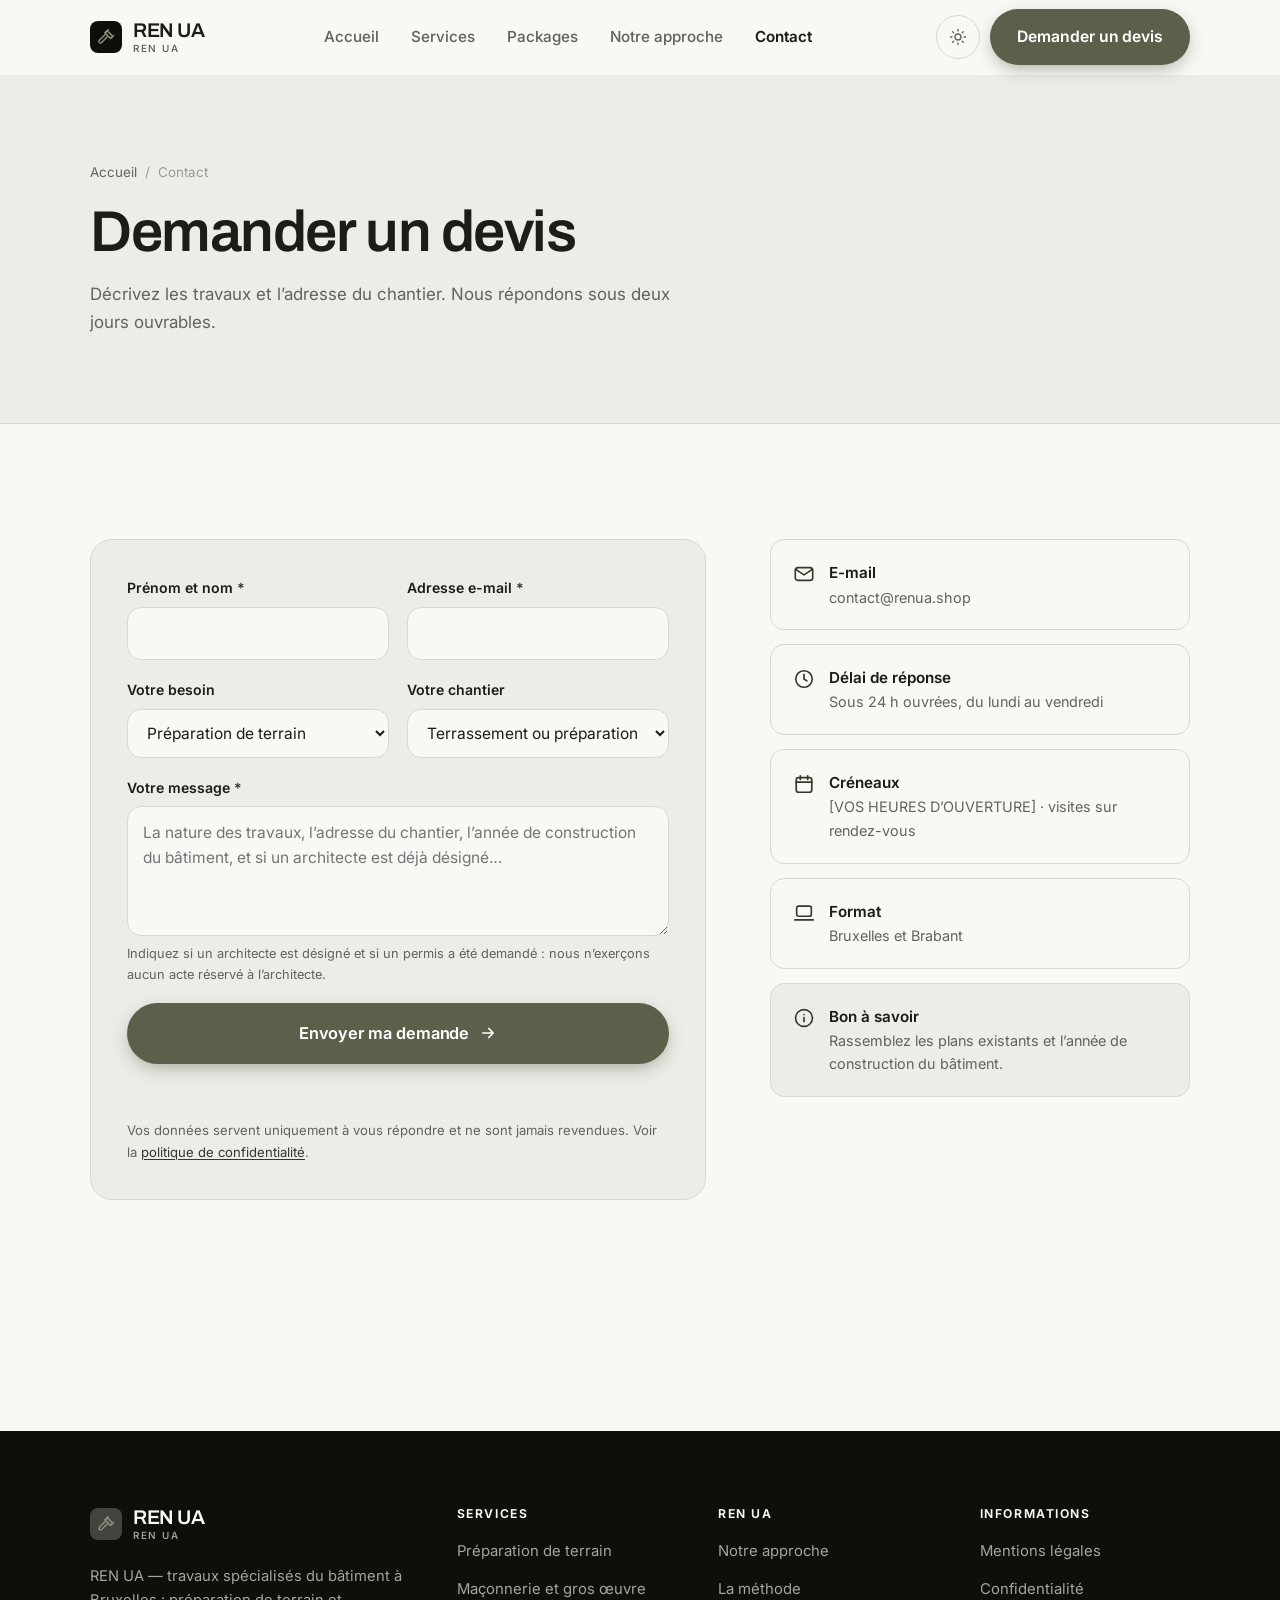
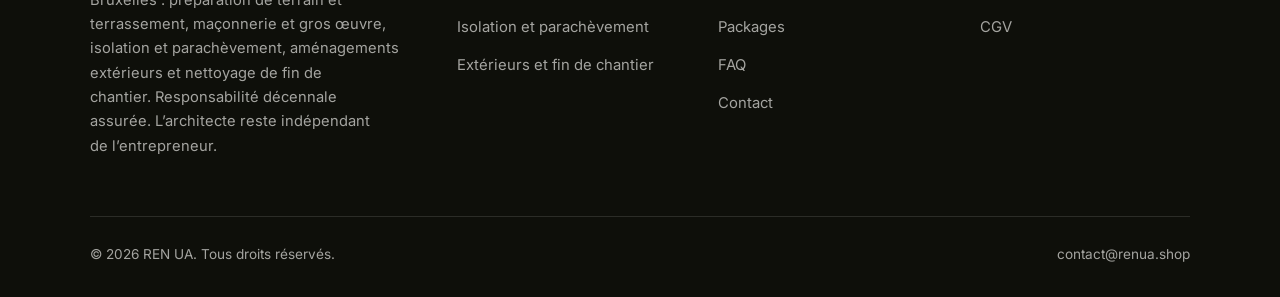
<file: contact.html>
<!DOCTYPE html>
<html lang="fr" class="no-js">
<head>
<meta charset="utf-8">
<meta name="viewport" content="width=device-width, initial-scale=1">
<title>Contact — REN UA</title>
<meta name="description" content="Contacter REN UA à Bruxelles pour un devis. Réponse sous deux jours ouvrables.">
<link rel="canonical" href="https://renua.shop/contact.html">

<meta property="og:type" content="website">
<meta property="og:url" content="https://renua.shop/contact.html">
<meta property="og:site_name" content="REN UA">
<meta property="og:locale" content="fr_FR">
<meta property="og:title" content="Contact — REN UA">
<meta property="og:description" content="Contacter REN UA à Bruxelles pour un devis. Réponse sous deux jours ouvrables.">
<meta name="theme-color" content="#0e0f0a">

<link rel="icon" href="assets/img/favicon.svg" type="image/svg+xml">
<link rel="preconnect" href="https://fonts.googleapis.com">
<link rel="preconnect" href="https://fonts.gstatic.com" crossorigin>
<link rel="stylesheet" href="https://fonts.googleapis.com/css2?family=Archivo:wght@400..700&family=Inter:wght@400..700&display=swap">
<link rel="stylesheet" href="assets/css/style.css">

<!-- Thème appliqué avant le premier rendu (évite le flash) -->
<script>
document.documentElement.classList.remove('no-js');
(function(){try{var t=localStorage.getItem('site-theme');if(t){document.documentElement.setAttribute('data-theme',t);}}catch(e){}})();
</script>
</head>

<body>
<a class="skip-link" href="#main">Aller au contenu principal</a>

<header class="site-header">
  <nav class="wrap nav" aria-label="Navigation principale">
    <a class="brand" href="index.html">
      <svg class="brand__mark" viewBox="0 0 64 64" aria-hidden="true">
        <rect class="bm-bg" width="64" height="64" rx="16"/>
        <g class="bm-ic" transform="translate(14 14) scale(1.5)" fill="none" stroke-width="2.1" stroke-linecap="round" stroke-linejoin="round"><path d="M13.5 3.5 21 11l-3 3-7.5-7.5z"/><path d="M10.5 9 3.2 16.3a2.1 2.1 0 0 0 3 3L13.5 12"/><path d="M15 2.5 12 5.5M19.5 12.5 22 10"/></g>
      </svg>
      <span>REN UA<span class="brand__sub">REN UA</span></span>
    </a>

    <ul class="nav__links" id="nav-links">
      <li><a href="index.html">Accueil</a></li>
      <li><a href="programmes.html">Services</a></li>
      <li><a href="index.html#tarifs">Packages</a></li>
      <li><a href="a-propos.html">Notre approche</a></li>
      <li><a href="contact.html" aria-current="page">Contact</a></li>
      <li><a class="btn btn--primary" href="contact.html">Demander un devis</a></li>
    </ul>

    <div class="nav__cta">
      <button class="theme-toggle" type="button" aria-label="Passer en thème sombre">
        <svg class="icon-sun" viewBox="0 0 24 24" fill="none" stroke="currentColor" stroke-width="1.8" stroke-linecap="round" aria-hidden="true"><circle cx="12" cy="12" r="4"/><path d="M12 2v2m0 16v2M2 12h2m16 0h2M4.9 4.9l1.4 1.4m11.4 11.4 1.4 1.4M19.1 4.9l-1.4 1.4M6.3 17.7l-1.4 1.4"/></svg>
        <svg class="icon-moon" viewBox="0 0 24 24" fill="none" stroke="currentColor" stroke-width="1.8" stroke-linecap="round" stroke-linejoin="round" aria-hidden="true"><path d="M21 12.8A9 9 0 1 1 11.2 3a7 7 0 0 0 9.8 9.8z"/></svg>
      </button>
      <a class="btn btn--primary" href="contact.html">Demander un devis</a>
      <button class="nav__toggle" type="button" aria-expanded="false" aria-controls="nav-links" aria-label="Ouvrir le menu">
        <svg class="icon-open" viewBox="0 0 24 24" fill="none" stroke="currentColor" stroke-width="2" stroke-linecap="round" aria-hidden="true"><path d="M3 6h18M3 12h18M3 18h18"/></svg>
        <svg class="icon-close" viewBox="0 0 24 24" fill="none" stroke="currentColor" stroke-width="2" stroke-linecap="round" aria-hidden="true"><path d="M6 6l12 12M18 6L6 18"/></svg>
      </button>
    </div>
  </nav>
</header>

<main id="main">

<section class="page-head">
  <div class="wrap">
    <nav class="breadcrumb" aria-label="Fil d’Ariane">
      <a href="index.html">Accueil</a><span>/</span><span aria-current="page">Contact</span>
    </nav>
    <h1>Demander un devis</h1>
    <p>Décrivez les travaux et l’adresse du chantier. Nous répondons sous deux jours ouvrables.</p>
  </div>
</section>

<section class="section wrap">
  <div class="form-layout">

    <!--
      FORMULAIRE : l'attribut action contient un identifiant à remplacer.
      Créez un formulaire gratuit sur https://formspree.io puis remplacez
      VOTRE_ID_FORMSPREE. En attendant, le bouton ouvre la messagerie du
      visiteur avec un message pré-rempli vers contact@renua.shop.
    -->
    <form class="form" id="contact-form" action="https://formspree.io/f/VOTRE_ID_FORMSPREE" method="POST"
          data-email="contact@renua.shop" data-subject="Demande de devis"
          data-msg-mail="Votre logiciel de messagerie va s’ouvrir avec le message pré-rempli." data-msg-sending="Envoi en cours…"
          data-msg-ok="Merci ! Votre message est parti. Réponse sous 24 h ouvrées." data-msg-err="L’envoi a échoué. Écrivez-nous directement à">
      <div class="form__row">
        <div class="field">
          <label for="nom">Prénom et nom <span class="req" aria-hidden="true">*</span></label>
          <input type="text" id="nom" name="nom" autocomplete="name" required>
        </div>
        <div class="field">
          <label for="email">Adresse e-mail <span class="req" aria-hidden="true">*</span></label>
          <input type="email" id="email" name="email" autocomplete="email" required>
        </div>
      </div>

      <div class="form__row">
        <div class="field">
          <label for="programme">Votre besoin</label>
          <select id="programme" name="programme">
            <option>Préparation de terrain</option>
            <option>Maçonnerie et gros œuvre</option>
            <option>Isolation et parachèvement</option>
            <option>Extérieurs et fin de chantier</option>
            <option>Je ne sais pas encore</option>
          </select>
        </div>
        <div class="field">
          <label for="niveau">Votre chantier</label>
          <select id="niveau" name="niveau">
            <option>Terrassement ou préparation</option>
            <option>Maçonnerie ou percement</option>
            <option>Isolation et parachèvement</option>
            <option>Aménagements extérieurs</option>
          </select>
        </div>
      </div>

      <div class="field">
        <label for="message">Votre message <span class="req" aria-hidden="true">*</span></label>
        <textarea id="message" name="message" required placeholder="La nature des travaux, l’adresse du chantier, l’année de construction du bâtiment, et si un architecte est déjà désigné…"></textarea>
        <span class="field__hint">Indiquez si un architecte est désigné et si un permis a été demandé : nous n’exerçons aucun acte réservé à l’architecte.</span>
      </div>

      <!-- Piège à robots : invisible pour les humains -->
      <div class="visually-hidden" aria-hidden="true">
        <label for="site-web">Ne remplissez pas ce champ</label>
        <input type="text" id="site-web" name="_gotcha" tabindex="-1" autocomplete="off">
      </div>

      <button class="btn btn--primary btn--lg" type="submit">Envoyer ma demande <svg viewBox="0 0 24 24" fill="none" stroke="currentColor" stroke-width="2.2" stroke-linecap="round" stroke-linejoin="round" aria-hidden="true"><path d="M5 12h14M13 6l6 6-6 6"/></svg></button>

      <p id="form-status" class="form__status" role="status" aria-live="polite"></p>

      <p class="form__note">
        Vos données servent uniquement à vous répondre et ne sont jamais revendues. Voir la <a href="mentions-legales.html#confidentialite">politique de confidentialité</a>.
      </p>
    </form>

    <aside class="contact-aside">
      <div class="contact-card">
        <svg viewBox="0 0 24 24" fill="none" stroke="currentColor" stroke-width="1.8" stroke-linecap="round" stroke-linejoin="round" aria-hidden="true"><rect x="2.5" y="5" width="19" height="14" rx="3"/><path d="M3 7l9 6 9-6"/></svg>
        <div><b>E-mail</b><a href="mailto:contact@renua.shop">contact@renua.shop</a></div>
      </div>
      <div class="contact-card">
        <svg viewBox="0 0 24 24" fill="none" stroke="currentColor" stroke-width="1.8" stroke-linecap="round" stroke-linejoin="round" aria-hidden="true"><circle cx="12" cy="12" r="9"/><path d="M12 7v5l3.2 2"/></svg>
        <div><b>Délai de réponse</b><span>Sous 24 h ouvrées, du lundi au vendredi</span></div>
      </div>
      <div class="contact-card">
        <svg viewBox="0 0 24 24" fill="none" stroke="currentColor" stroke-width="1.8" stroke-linecap="round" stroke-linejoin="round" aria-hidden="true"><rect x="3.5" y="5" width="17" height="16" rx="2.5"/><path d="M8 3v4M16 3v4M3.5 10h17"/></svg>
        <div><b>Créneaux</b><span>[VOS HEURES D’OUVERTURE] · visites sur rendez-vous</span></div>
      </div>
      <div class="contact-card">
        <svg viewBox="0 0 24 24" fill="none" stroke="currentColor" stroke-width="1.8" stroke-linecap="round" stroke-linejoin="round" aria-hidden="true"><rect x="4" y="4.5" width="16" height="11" rx="2"/><path d="M2 19.5h20"/></svg>
        <div><b>Format</b><span>Bruxelles et Brabant</span></div>
      </div>
      <div class="contact-card contact-card--soft">
        <svg viewBox="0 0 24 24" fill="none" stroke="currentColor" stroke-width="1.8" stroke-linecap="round" stroke-linejoin="round" aria-hidden="true"><circle cx="12" cy="12" r="9.2"/><path d="M12 16v-4.5M12 8.2v.1"/></svg>
        <div><b>Bon à savoir</b><span>Rassemblez les plans existants et l’année de construction du bâtiment.</span></div>
      </div>
    </aside>

  </div>
</section>

</main>

<footer class="site-footer">
  <div class="wrap">
    <div class="footer__grid">
      <div class="footer__brand">
        <a class="brand" href="index.html">
          <svg class="brand__mark" viewBox="0 0 64 64" aria-hidden="true">
        <rect class="bm-bg" width="64" height="64" rx="16"/>
        <g class="bm-ic" transform="translate(14 14) scale(1.5)" fill="none" stroke-width="2.1" stroke-linecap="round" stroke-linejoin="round"><path d="M13.5 3.5 21 11l-3 3-7.5-7.5z"/><path d="M10.5 9 3.2 16.3a2.1 2.1 0 0 0 3 3L13.5 12"/><path d="M15 2.5 12 5.5M19.5 12.5 22 10"/></g>
      </svg>
          <span>REN UA<span class="brand__sub">REN UA</span></span>
        </a>
        <p>REN UA — travaux spécialisés du bâtiment à Bruxelles : préparation de terrain et terrassement, maçonnerie et gros œuvre, isolation et parachèvement, aménagements extérieurs et nettoyage de fin de chantier. Responsabilité décennale assurée. L’architecte reste indépendant de l’entrepreneur.</p>
      </div>

      <div class="footer__col">
        <h4>Services</h4>
        <ul>
          <li><a href="programmes.html#terrassement">Préparation de terrain</a></li>
          <li><a href="programmes.html#maconnerie">Maçonnerie et gros œuvre</a></li>
          <li><a href="programmes.html#isolation">Isolation et parachèvement</a></li>
          <li><a href="programmes.html#exterieurs">Extérieurs et fin de chantier</a></li>
        </ul>
      </div>

      <div class="footer__col">
        <h4>REN UA</h4>
        <ul>
          <li><a href="a-propos.html">Notre approche</a></li>
          <li><a href="index.html#methode">La méthode</a></li>
          <li><a href="index.html#tarifs">Packages</a></li>
          <li><a href="index.html#faq">FAQ</a></li>
          <li><a href="contact.html">Contact</a></li>
        </ul>
      </div>

      <div class="footer__col">
        <h4>Informations</h4>
        <ul>
          <li><a href="mentions-legales.html">Mentions légales</a></li>
          <li><a href="mentions-legales.html#confidentialite">Confidentialité</a></li>
          <li><a href="mentions-legales.html#cgv">CGV</a></li>
        </ul>
      </div>
    </div>

    <div class="footer__bottom">
      <p>© <span data-year>2026</span> REN UA. Tous droits réservés.</p>
      <p><a href="mailto:contact@renua.shop">contact@renua.shop</a></p>
    </div>
  </div>
</footer>

<script src="assets/js/main.js" defer></script>
</body>
</html>
</file>
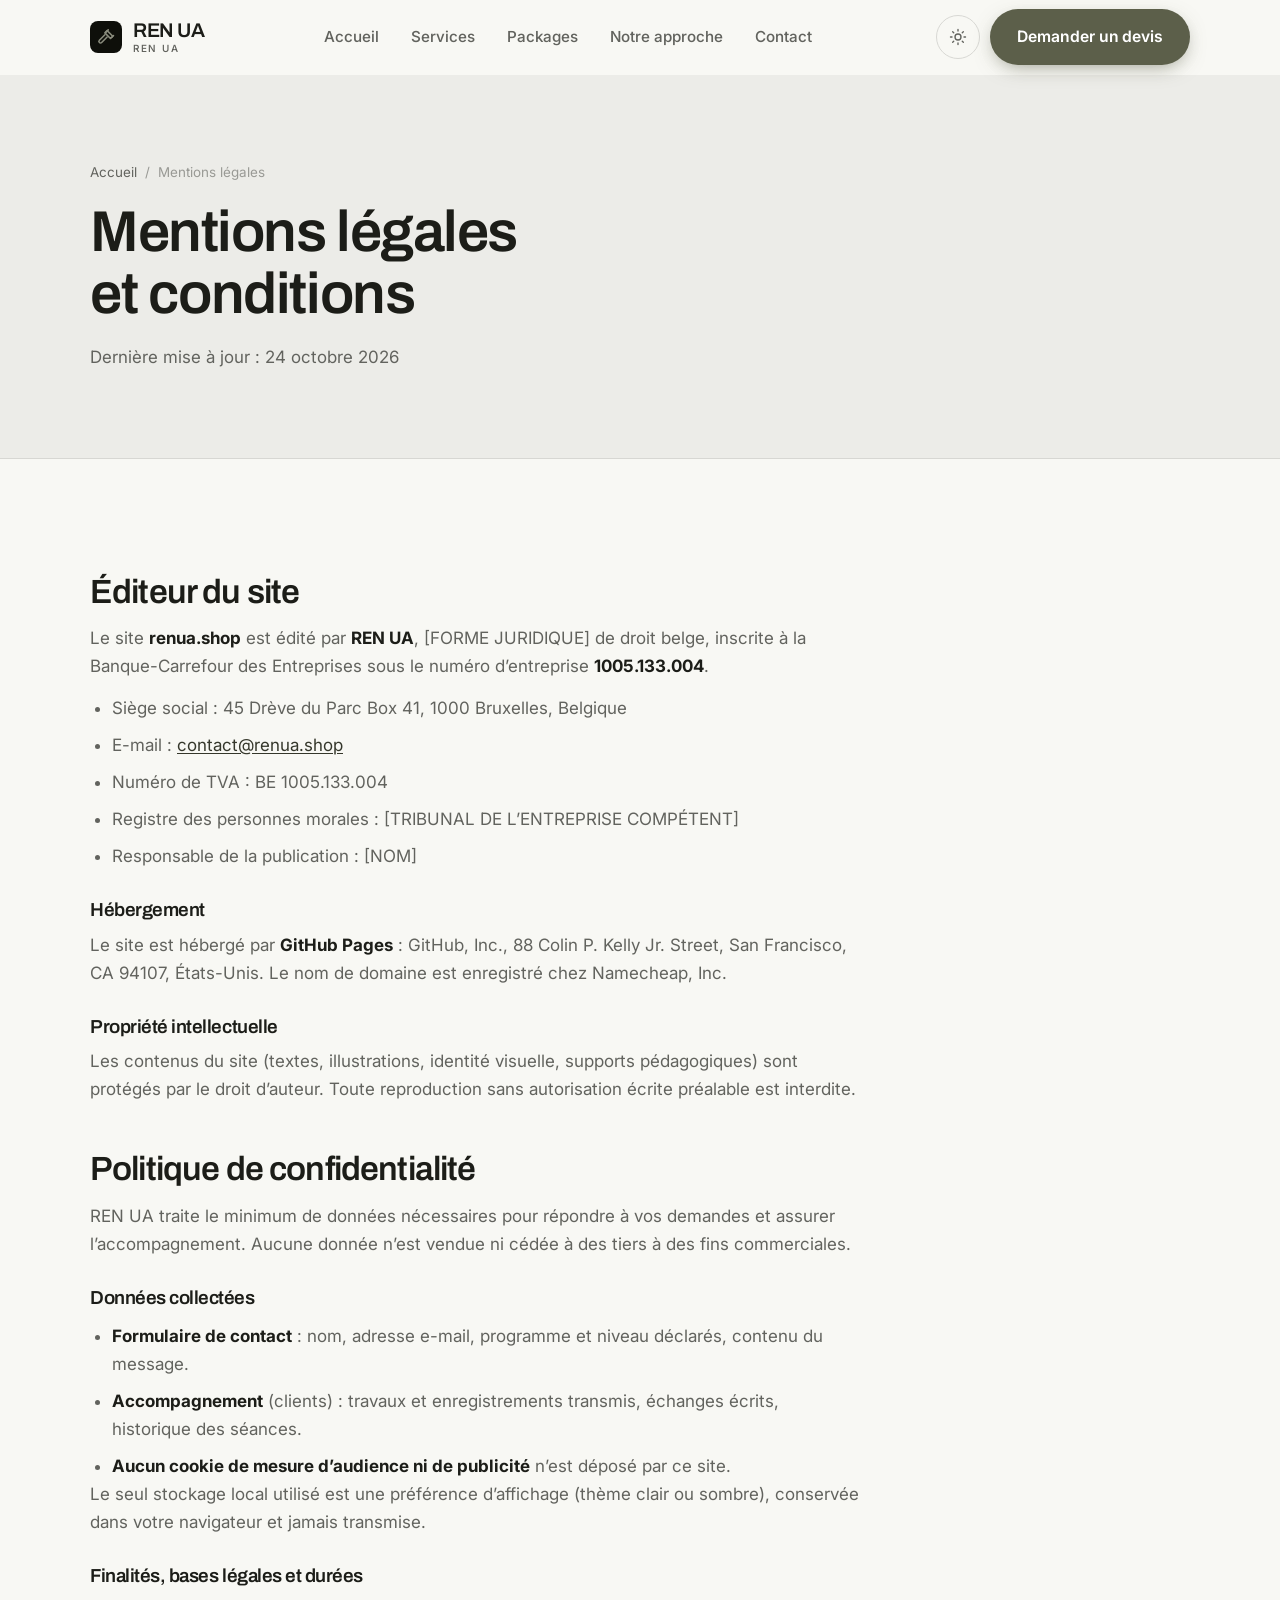
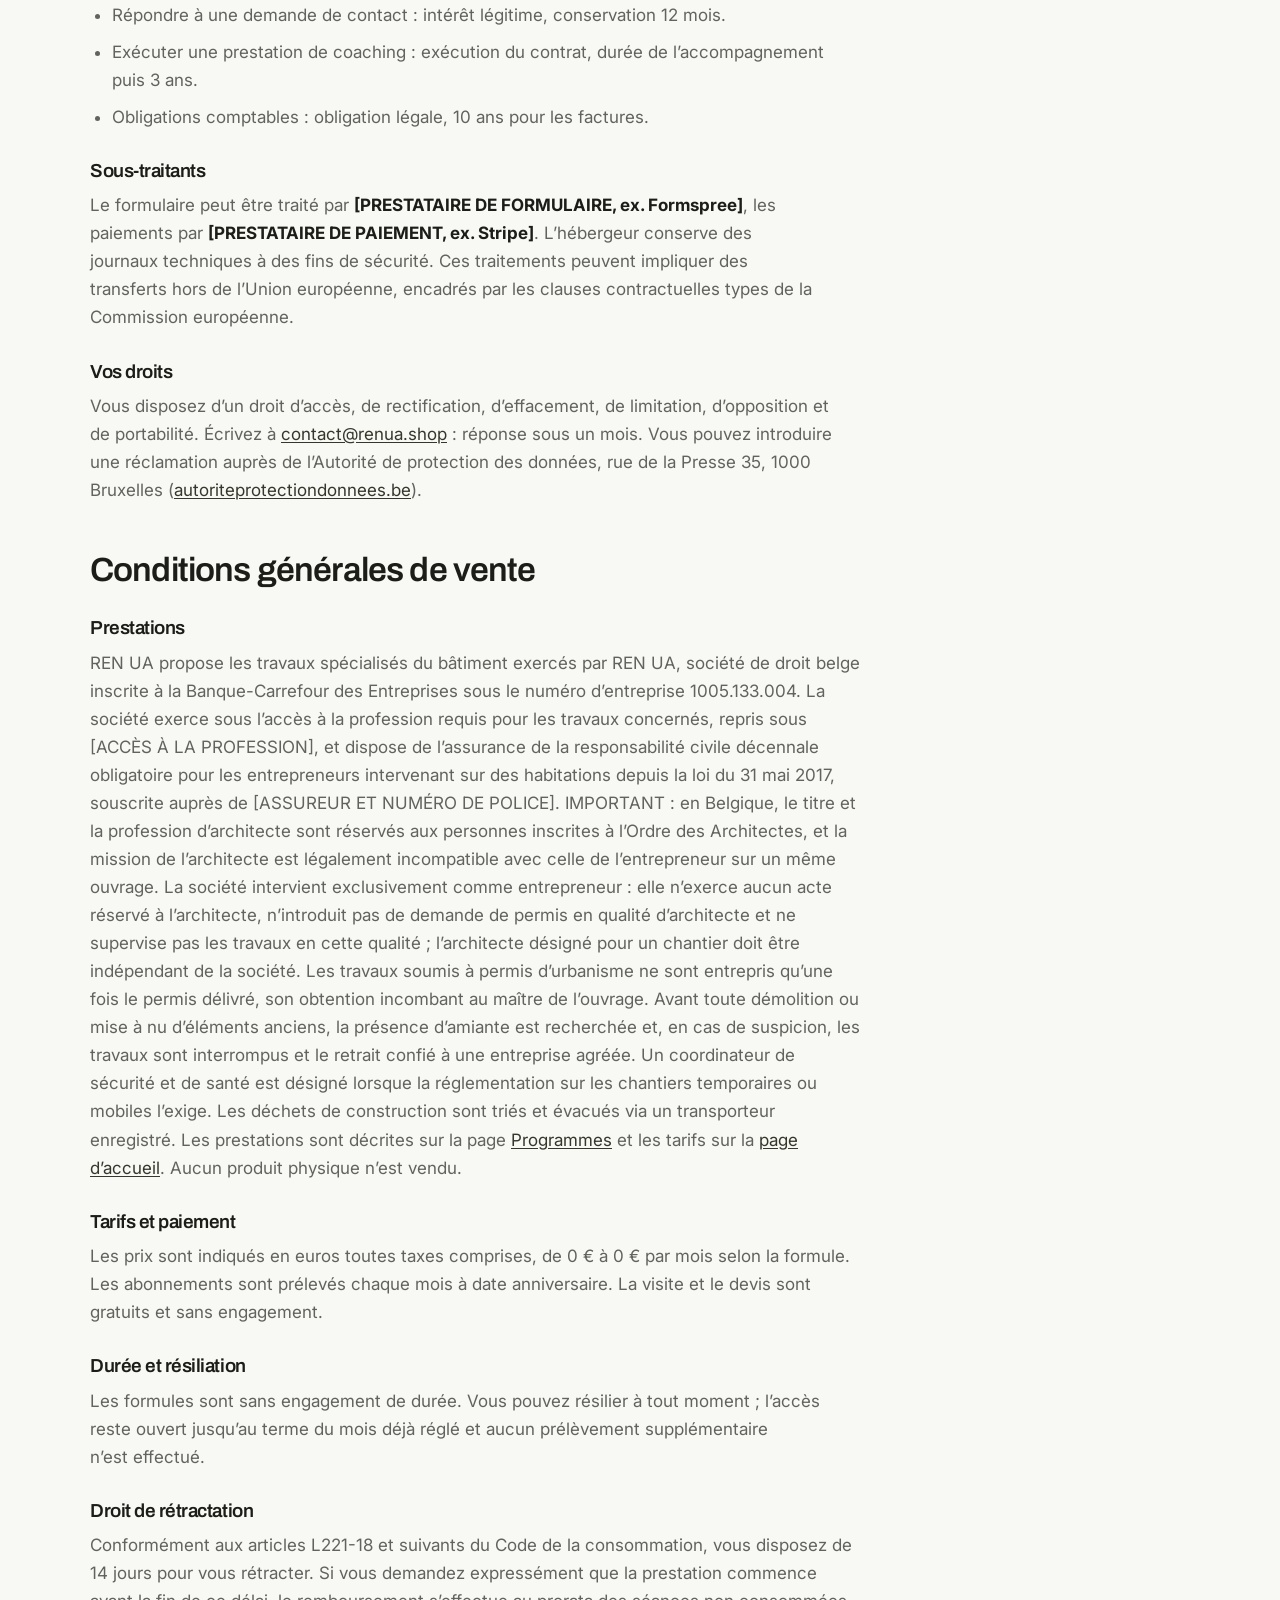
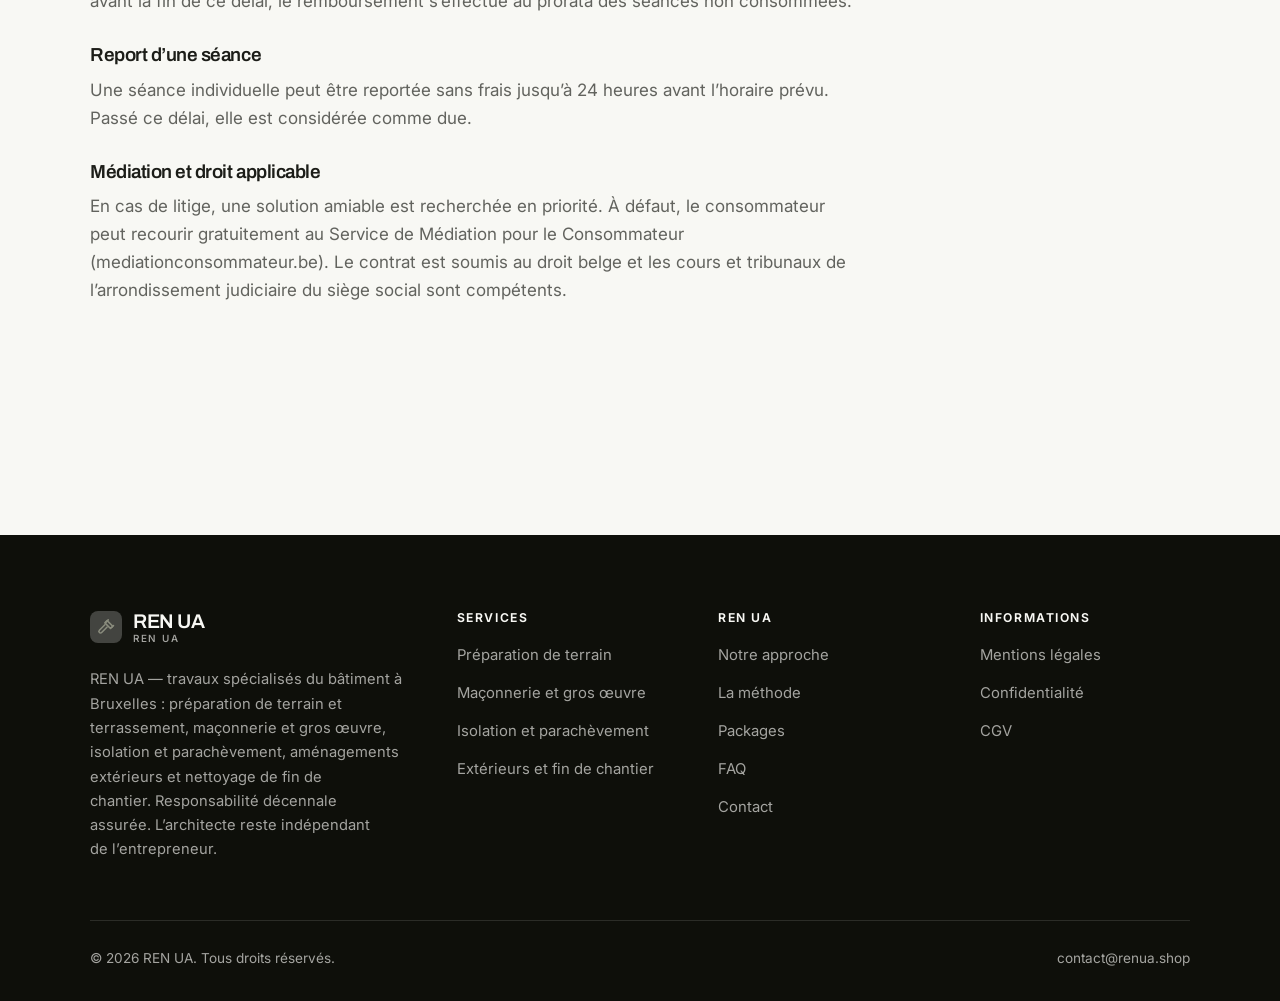
<file: mentions-legales.html>
<!DOCTYPE html>
<html lang="fr" class="no-js">
<head>
<meta charset="utf-8">
<meta name="viewport" content="width=device-width, initial-scale=1">
<title>Mentions légales, confidentialité et CGV — REN UA</title>
<meta name="description" content="Mentions légales, politique de confidentialité et conditions générales de vente de REN UA.">
<meta name="robots" content="noindex">

<meta property="og:type" content="website">
<meta property="og:url" content="https://renua.shop/mentions-legales.html">
<meta property="og:site_name" content="REN UA">
<meta property="og:locale" content="fr_FR">
<meta property="og:title" content="Mentions légales, confidentialité et CGV — REN UA">
<meta property="og:description" content="Mentions légales, politique de confidentialité et conditions générales de vente de REN UA.">
<meta name="theme-color" content="#0e0f0a">

<link rel="icon" href="assets/img/favicon.svg" type="image/svg+xml">
<link rel="preconnect" href="https://fonts.googleapis.com">
<link rel="preconnect" href="https://fonts.gstatic.com" crossorigin>
<link rel="stylesheet" href="https://fonts.googleapis.com/css2?family=Archivo:wght@400..700&family=Inter:wght@400..700&display=swap">
<link rel="stylesheet" href="assets/css/style.css">

<!-- Thème appliqué avant le premier rendu (évite le flash) -->
<script>
document.documentElement.classList.remove('no-js');
(function(){try{var t=localStorage.getItem('site-theme');if(t){document.documentElement.setAttribute('data-theme',t);}}catch(e){}})();
</script>
</head>

<body>
<a class="skip-link" href="#main">Aller au contenu principal</a>

<header class="site-header">
  <nav class="wrap nav" aria-label="Navigation principale">
    <a class="brand" href="index.html">
      <svg class="brand__mark" viewBox="0 0 64 64" aria-hidden="true">
        <rect class="bm-bg" width="64" height="64" rx="16"/>
        <g class="bm-ic" transform="translate(14 14) scale(1.5)" fill="none" stroke-width="2.1" stroke-linecap="round" stroke-linejoin="round"><path d="M13.5 3.5 21 11l-3 3-7.5-7.5z"/><path d="M10.5 9 3.2 16.3a2.1 2.1 0 0 0 3 3L13.5 12"/><path d="M15 2.5 12 5.5M19.5 12.5 22 10"/></g>
      </svg>
      <span>REN UA<span class="brand__sub">REN UA</span></span>
    </a>

    <ul class="nav__links" id="nav-links">
      <li><a href="index.html">Accueil</a></li>
      <li><a href="programmes.html">Services</a></li>
      <li><a href="index.html#tarifs">Packages</a></li>
      <li><a href="a-propos.html">Notre approche</a></li>
      <li><a href="contact.html">Contact</a></li>
      <li><a class="btn btn--primary" href="contact.html">Demander un devis</a></li>
    </ul>

    <div class="nav__cta">
      <button class="theme-toggle" type="button" aria-label="Passer en thème sombre">
        <svg class="icon-sun" viewBox="0 0 24 24" fill="none" stroke="currentColor" stroke-width="1.8" stroke-linecap="round" aria-hidden="true"><circle cx="12" cy="12" r="4"/><path d="M12 2v2m0 16v2M2 12h2m16 0h2M4.9 4.9l1.4 1.4m11.4 11.4 1.4 1.4M19.1 4.9l-1.4 1.4M6.3 17.7l-1.4 1.4"/></svg>
        <svg class="icon-moon" viewBox="0 0 24 24" fill="none" stroke="currentColor" stroke-width="1.8" stroke-linecap="round" stroke-linejoin="round" aria-hidden="true"><path d="M21 12.8A9 9 0 1 1 11.2 3a7 7 0 0 0 9.8 9.8z"/></svg>
      </button>
      <a class="btn btn--primary" href="contact.html">Demander un devis</a>
      <button class="nav__toggle" type="button" aria-expanded="false" aria-controls="nav-links" aria-label="Ouvrir le menu">
        <svg class="icon-open" viewBox="0 0 24 24" fill="none" stroke="currentColor" stroke-width="2" stroke-linecap="round" aria-hidden="true"><path d="M3 6h18M3 12h18M3 18h18"/></svg>
        <svg class="icon-close" viewBox="0 0 24 24" fill="none" stroke="currentColor" stroke-width="2" stroke-linecap="round" aria-hidden="true"><path d="M6 6l12 12M18 6L6 18"/></svg>
      </button>
    </div>
  </nav>
</header>

<main id="main">

<section class="page-head">
  <div class="wrap">
    <nav class="breadcrumb" aria-label="Fil d'Ariane">
      <a href="index.html">Accueil</a><span>/</span><span aria-current="page">Mentions légales</span>
    </nav>
    <h1>Mentions légales et conditions</h1>
    <p>Dernière mise à jour : <time datetime="2026-10-24">24 octobre 2026</time></p>
  </div>
</section>

<section class="section wrap">
  <div class="prose">

    <!--
      À COMPLÉTER : ce document est un squelette, pas un conseil juridique.
      Remplacez chaque [CROCHET] par vos informations réelles. En France,
      l'identité de l'éditeur est obligatoire (art. 6-III LCEN).
    -->

    <h2 id="editeur">Éditeur du site</h2>
    <p>
      Le site <strong>renua.shop</strong> est édité par <strong>REN UA</strong>,
      [FORME JURIDIQUE] de droit belge, inscrite à la Banque-Carrefour des
      Entreprises sous le numéro d’entreprise <strong>1005.133.004</strong>.
    </p>
    <ul>
      <li>Siège social : 45 Drève du Parc Box 41, 1000 Bruxelles, Belgique</li>
      <li>E-mail : <a href="mailto:contact@renua.shop">contact@renua.shop</a></li>
      <li>Numéro de TVA : BE 1005.133.004</li>
      <li>Registre des personnes morales : [TRIBUNAL DE L’ENTREPRISE COMPÉTENT]</li>
      <li>Responsable de la publication : [NOM]</li>
    </ul>

    <h3>Hébergement</h3>
    <p>
      Le site est hébergé par <strong>GitHub Pages</strong> : GitHub, Inc., 88 Colin P. Kelly Jr. Street,
      San Francisco, CA 94107, États-Unis. Le nom de domaine est enregistré chez Namecheap, Inc.
    </p>

    <h3>Propriété intellectuelle</h3>
    <p>
      Les contenus du site (textes, illustrations, identité visuelle, supports pédagogiques) sont
      protégés par le droit d’auteur. Toute reproduction sans autorisation écrite préalable est interdite.
    </p>

    <h2 id="confidentialite">Politique de confidentialité</h2>
    <p>
      REN UA traite le minimum de données nécessaires pour répondre à vos demandes et assurer
      l’accompagnement. Aucune donnée n’est vendue ni cédée à des tiers à des fins commerciales.
    </p>
    <h3>Données collectées</h3>
    <ul>
      <li><strong>Formulaire de contact</strong> : nom, adresse e-mail, programme et niveau déclarés, contenu du message.</li>
      <li><strong>Accompagnement</strong> (clients) : travaux et enregistrements transmis, échanges écrits, historique des séances.</li>
      <li><strong>Aucun cookie de mesure d’audience ni de publicité</strong> n’est déposé par ce site.</li>
    </ul>
    <p>
      Le seul stockage local utilisé est une préférence d’affichage (thème clair ou sombre), conservée
      dans votre navigateur et jamais transmise.
    </p>
    <h3>Finalités, bases légales et durées</h3>
    <ul>
      <li>Répondre à une demande de contact : intérêt légitime, conservation 12 mois.</li>
      <li>Exécuter une prestation de coaching : exécution du contrat, durée de l’accompagnement puis 3 ans.</li>
      <li>Obligations comptables : obligation légale, 10 ans pour les factures.</li>
    </ul>
    <h3>Sous-traitants</h3>
    <p>
      Le formulaire peut être traité par <strong>[PRESTATAIRE DE FORMULAIRE, ex. Formspree]</strong>, les paiements
      par <strong>[PRESTATAIRE DE PAIEMENT, ex. Stripe]</strong>. L’hébergeur conserve des journaux techniques à des
      fins de sécurité. Ces traitements peuvent impliquer des transferts hors de l’Union européenne, encadrés par
      les clauses contractuelles types de la Commission européenne.
    </p>
    <h3>Vos droits</h3>
    <p>
      Vous disposez d’un droit d’accès, de rectification, d’effacement, de limitation, d’opposition et de
      portabilité. Écrivez à <a href="mailto:contact@renua.shop">contact@renua.shop</a> : réponse sous un mois. Vous pouvez
      introduire une réclamation auprès de l’Autorité de protection des données, rue de la Presse 35, 1000 Bruxelles (<a href="https://www.autoriteprotectiondonnees.be" rel="noopener" target="_blank">autoriteprotectiondonnees.be</a>).
    </p>

    <h2 id="cgv">Conditions générales de vente</h2>
    <h3>Prestations</h3>
    <p>
      REN UA propose les travaux spécialisés du bâtiment exercés par REN UA, société de droit belge inscrite à la Banque-Carrefour des Entreprises sous le numéro d’entreprise 1005.133.004. La société exerce sous l’accès à la profession requis pour les travaux concernés, repris sous [ACCÈS À LA PROFESSION], et dispose de l’assurance de la responsabilité civile décennale obligatoire pour les entrepreneurs intervenant sur des habitations depuis la loi du 31 mai 2017, souscrite auprès de [ASSUREUR ET NUMÉRO DE POLICE]. IMPORTANT : en Belgique, le titre et la profession d’architecte sont réservés aux personnes inscrites à l’Ordre des Architectes, et la mission de l’architecte est légalement incompatible avec celle de l’entrepreneur sur un même ouvrage. La société intervient exclusivement comme entrepreneur : elle n’exerce aucun acte réservé à l’architecte, n’introduit pas de demande de permis en qualité d’architecte et ne supervise pas les travaux en cette qualité ; l’architecte désigné pour un chantier doit être indépendant de la société. Les travaux soumis à permis d’urbanisme ne sont entrepris qu’une fois le permis délivré, son obtention incombant au maître de l’ouvrage. Avant toute démolition ou mise à nu d’éléments anciens, la présence d’amiante est recherchée et, en cas de suspicion, les travaux sont interrompus et le retrait confié à une entreprise agréée. Un coordinateur de sécurité et de santé est désigné lorsque la réglementation sur les chantiers temporaires ou mobiles l’exige. Les déchets de construction sont triés et évacués via un transporteur enregistré. Les prestations sont décrites sur la page
      <a href="programmes.html">Programmes</a> et les tarifs sur la <a href="index.html#tarifs">page d’accueil</a>.
      Aucun produit physique n’est vendu.
    </p>
    <h3>Tarifs et paiement</h3>
    <p>
      Les prix sont indiqués en euros toutes taxes comprises, de 0 € à 0 € par mois
      selon la formule. Les abonnements sont prélevés chaque mois à date anniversaire. La visite et le devis sont gratuits et sans engagement.
    </p>
    <h3>Durée et résiliation</h3>
    <p>
      Les formules sont sans engagement de durée. Vous pouvez résilier à tout moment ; l’accès reste ouvert
      jusqu’au terme du mois déjà réglé et aucun prélèvement supplémentaire n’est effectué.
    </p>
    <h3>Droit de rétractation</h3>
    <p>
      Conformément aux articles L221-18 et suivants du Code de la consommation, vous disposez de 14 jours pour
      vous rétracter. Si vous demandez expressément que la prestation commence avant la fin de ce délai, le
      remboursement s’effectue au prorata des séances non consommées.
    </p>
    <h3>Report d’une séance</h3>
    <p>
      Une séance individuelle peut être reportée sans frais jusqu’à 24 heures avant l’horaire prévu. Passé ce
      délai, elle est considérée comme due.
    </p>
    <h3>Médiation et droit applicable</h3>
    <p>
      En cas de litige, une solution amiable est recherchée en priorité. À défaut, le consommateur peut recourir
      gratuitement au Service de Médiation pour le Consommateur (mediationconsommateur.be). Le contrat est soumis au droit belge et les cours et tribunaux de l’arrondissement judiciaire du siège social sont compétents.
    </p>

  </div>
</section>

</main>

<footer class="site-footer">
  <div class="wrap">
    <div class="footer__grid">
      <div class="footer__brand">
        <a class="brand" href="index.html">
          <svg class="brand__mark" viewBox="0 0 64 64" aria-hidden="true">
        <rect class="bm-bg" width="64" height="64" rx="16"/>
        <g class="bm-ic" transform="translate(14 14) scale(1.5)" fill="none" stroke-width="2.1" stroke-linecap="round" stroke-linejoin="round"><path d="M13.5 3.5 21 11l-3 3-7.5-7.5z"/><path d="M10.5 9 3.2 16.3a2.1 2.1 0 0 0 3 3L13.5 12"/><path d="M15 2.5 12 5.5M19.5 12.5 22 10"/></g>
      </svg>
          <span>REN UA<span class="brand__sub">REN UA</span></span>
        </a>
        <p>REN UA — travaux spécialisés du bâtiment à Bruxelles : préparation de terrain et terrassement, maçonnerie et gros œuvre, isolation et parachèvement, aménagements extérieurs et nettoyage de fin de chantier. Responsabilité décennale assurée. L’architecte reste indépendant de l’entrepreneur.</p>
      </div>

      <div class="footer__col">
        <h4>Services</h4>
        <ul>
          <li><a href="programmes.html#terrassement">Préparation de terrain</a></li>
          <li><a href="programmes.html#maconnerie">Maçonnerie et gros œuvre</a></li>
          <li><a href="programmes.html#isolation">Isolation et parachèvement</a></li>
          <li><a href="programmes.html#exterieurs">Extérieurs et fin de chantier</a></li>
        </ul>
      </div>

      <div class="footer__col">
        <h4>REN UA</h4>
        <ul>
          <li><a href="a-propos.html">Notre approche</a></li>
          <li><a href="index.html#methode">La méthode</a></li>
          <li><a href="index.html#tarifs">Packages</a></li>
          <li><a href="index.html#faq">FAQ</a></li>
          <li><a href="contact.html">Contact</a></li>
        </ul>
      </div>

      <div class="footer__col">
        <h4>Informations</h4>
        <ul>
          <li><a href="mentions-legales.html">Mentions légales</a></li>
          <li><a href="mentions-legales.html#confidentialite">Confidentialité</a></li>
          <li><a href="mentions-legales.html#cgv">CGV</a></li>
        </ul>
      </div>
    </div>

    <div class="footer__bottom">
      <p>© <span data-year>2026</span> REN UA. Tous droits réservés.</p>
      <p><a href="mailto:contact@renua.shop">contact@renua.shop</a></p>
    </div>
  </div>
</footer>

<script src="assets/js/main.js" defer></script>
</body>
</html>
</file>
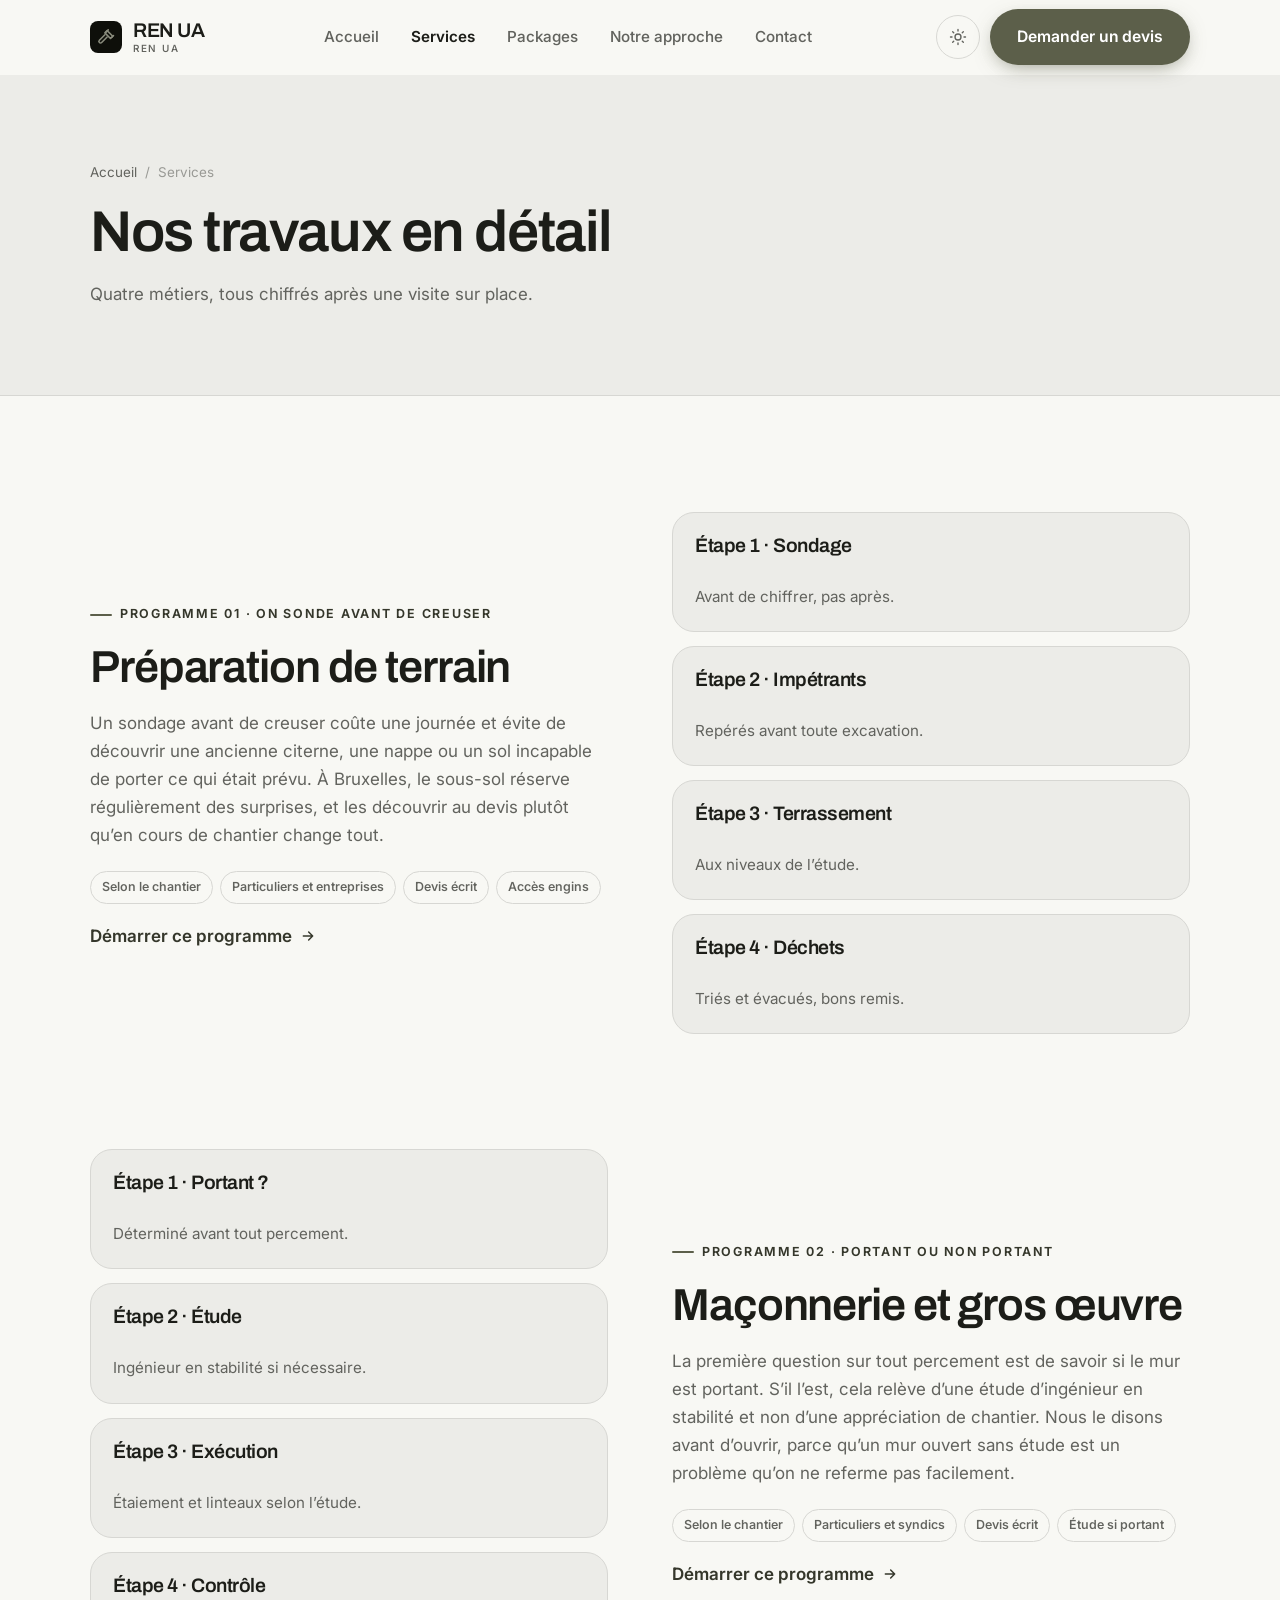
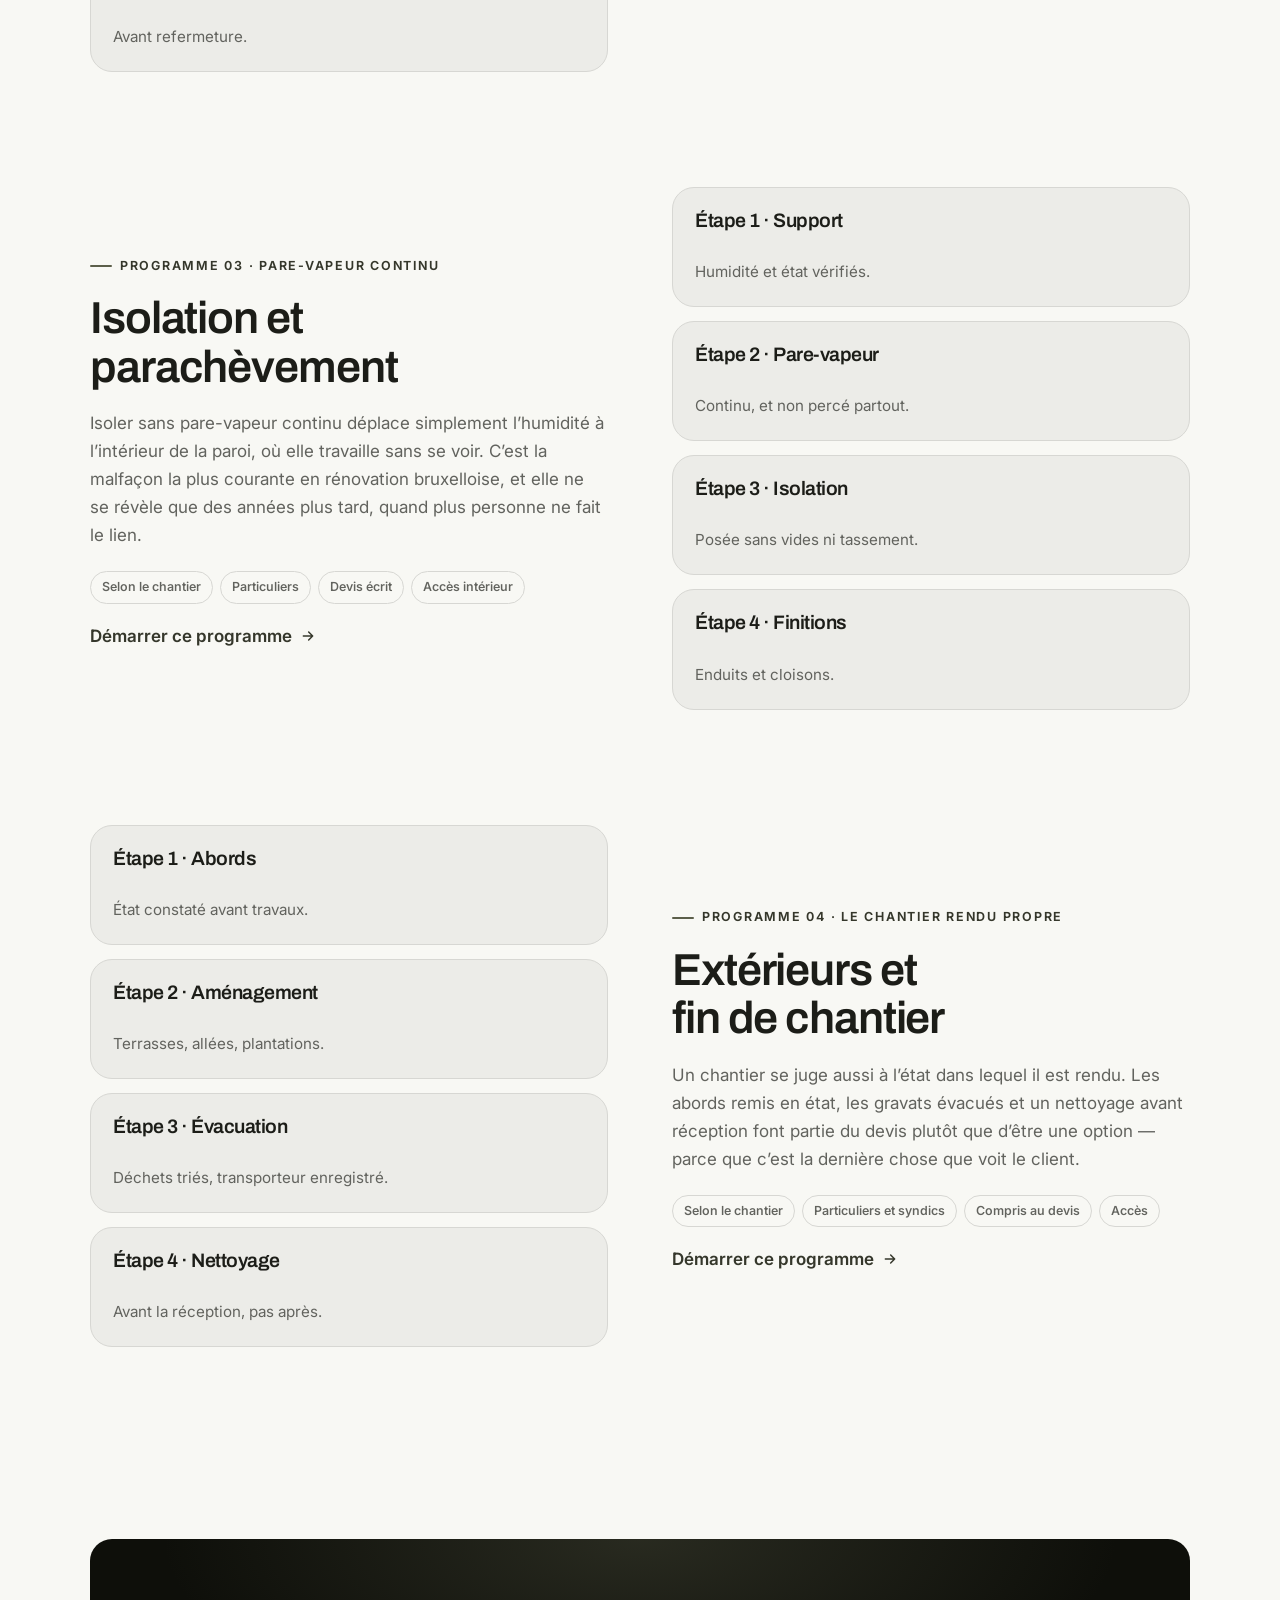
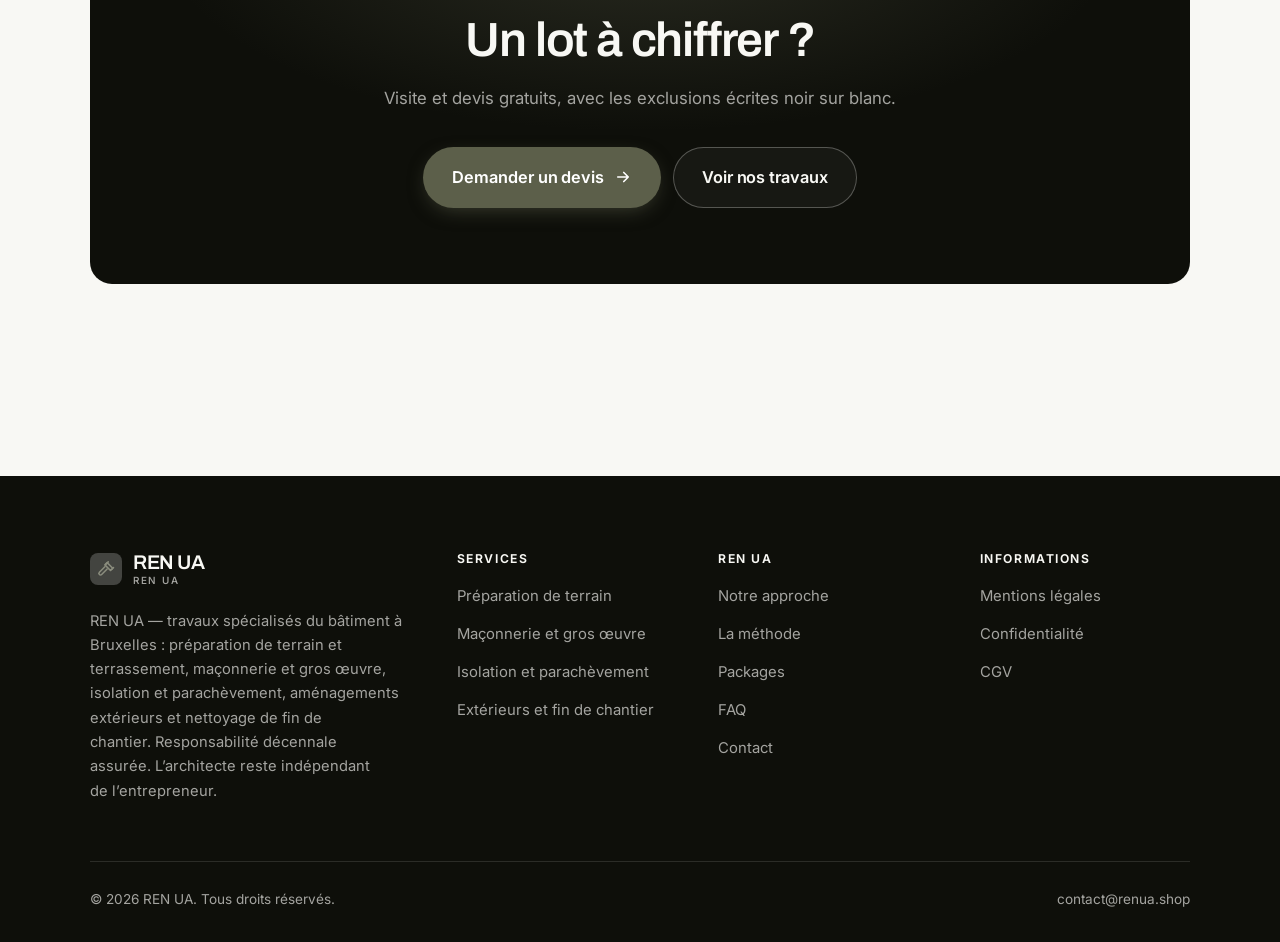
<file: programmes.html>
<!DOCTYPE html>
<html lang="fr" class="no-js">
<head>
<meta charset="utf-8">
<meta name="viewport" content="width=device-width, initial-scale=1">
<title>Services — REN UA</title>
<meta name="description" content="Les travaux de REN UA : préparation de terrain, maçonnerie et gros œuvre, isolation et parachèvement, extérieurs et fin de chantier.">
<link rel="canonical" href="https://renua.shop/programmes.html">

<meta property="og:type" content="website">
<meta property="og:url" content="https://renua.shop/programmes.html">
<meta property="og:site_name" content="REN UA">
<meta property="og:locale" content="fr_FR">
<meta property="og:title" content="Services — REN UA">
<meta property="og:description" content="Les travaux de REN UA : préparation de terrain, maçonnerie et gros œuvre, isolation et parachèvement, extérieurs et fin de chantier.">
<meta name="theme-color" content="#0e0f0a">

<link rel="icon" href="assets/img/favicon.svg" type="image/svg+xml">
<link rel="preconnect" href="https://fonts.googleapis.com">
<link rel="preconnect" href="https://fonts.gstatic.com" crossorigin>
<link rel="stylesheet" href="https://fonts.googleapis.com/css2?family=Archivo:wght@400..700&family=Inter:wght@400..700&display=swap">
<link rel="stylesheet" href="assets/css/style.css">

<!-- Thème appliqué avant le premier rendu (évite le flash) -->
<script>
document.documentElement.classList.remove('no-js');
(function(){try{var t=localStorage.getItem('site-theme');if(t){document.documentElement.setAttribute('data-theme',t);}}catch(e){}})();
</script>
</head>

<body>
<a class="skip-link" href="#main">Aller au contenu principal</a>

<header class="site-header">
  <nav class="wrap nav" aria-label="Navigation principale">
    <a class="brand" href="index.html">
      <svg class="brand__mark" viewBox="0 0 64 64" aria-hidden="true">
        <rect class="bm-bg" width="64" height="64" rx="16"/>
        <g class="bm-ic" transform="translate(14 14) scale(1.5)" fill="none" stroke-width="2.1" stroke-linecap="round" stroke-linejoin="round"><path d="M13.5 3.5 21 11l-3 3-7.5-7.5z"/><path d="M10.5 9 3.2 16.3a2.1 2.1 0 0 0 3 3L13.5 12"/><path d="M15 2.5 12 5.5M19.5 12.5 22 10"/></g>
      </svg>
      <span>REN UA<span class="brand__sub">REN UA</span></span>
    </a>

    <ul class="nav__links" id="nav-links">
      <li><a href="index.html">Accueil</a></li>
      <li><a href="programmes.html" aria-current="page">Services</a></li>
      <li><a href="index.html#tarifs">Packages</a></li>
      <li><a href="a-propos.html">Notre approche</a></li>
      <li><a href="contact.html">Contact</a></li>
      <li><a class="btn btn--primary" href="contact.html">Demander un devis</a></li>
    </ul>

    <div class="nav__cta">
      <button class="theme-toggle" type="button" aria-label="Passer en thème sombre">
        <svg class="icon-sun" viewBox="0 0 24 24" fill="none" stroke="currentColor" stroke-width="1.8" stroke-linecap="round" aria-hidden="true"><circle cx="12" cy="12" r="4"/><path d="M12 2v2m0 16v2M2 12h2m16 0h2M4.9 4.9l1.4 1.4m11.4 11.4 1.4 1.4M19.1 4.9l-1.4 1.4M6.3 17.7l-1.4 1.4"/></svg>
        <svg class="icon-moon" viewBox="0 0 24 24" fill="none" stroke="currentColor" stroke-width="1.8" stroke-linecap="round" stroke-linejoin="round" aria-hidden="true"><path d="M21 12.8A9 9 0 1 1 11.2 3a7 7 0 0 0 9.8 9.8z"/></svg>
      </button>
      <a class="btn btn--primary" href="contact.html">Demander un devis</a>
      <button class="nav__toggle" type="button" aria-expanded="false" aria-controls="nav-links" aria-label="Ouvrir le menu">
        <svg class="icon-open" viewBox="0 0 24 24" fill="none" stroke="currentColor" stroke-width="2" stroke-linecap="round" aria-hidden="true"><path d="M3 6h18M3 12h18M3 18h18"/></svg>
        <svg class="icon-close" viewBox="0 0 24 24" fill="none" stroke="currentColor" stroke-width="2" stroke-linecap="round" aria-hidden="true"><path d="M6 6l12 12M18 6L6 18"/></svg>
      </button>
    </div>
  </nav>
</header>

<main id="main">

<section class="page-head">
  <div class="wrap">
    <nav class="breadcrumb" aria-label="Fil d’Ariane">
      <a href="index.html">Accueil</a><span>/</span><span aria-current="page">Services</span>
    </nav>
    <h1>Nos travaux en détail</h1>
    <p>Quatre métiers, tous chiffrés après une visite sur place.</p>
  </div>
</section>

<section class="section wrap" id="terrassement">
  <div class="split reveal">
    <div>
      <span class="eyebrow">Programme 01 · On sonde avant de creuser</span>
      <h2>Préparation de terrain</h2>
      <p>Un sondage avant de creuser coûte une journée et évite de découvrir une ancienne citerne, une nappe ou un sol incapable de porter ce qui était prévu. À Bruxelles, le sous-sol réserve régulièrement des surprises, et les découvrir au devis plutôt qu’en cours de chantier change tout.</p>
      <ul class="tags"><li>Selon le chantier</li><li>Particuliers et entreprises</li><li>Devis écrit</li><li>Accès engins</li></ul>
      <p><a class="arrow-link" href="contact.html">Démarrer ce programme <svg viewBox="0 0 24 24" fill="none" stroke="currentColor" stroke-width="2.2" stroke-linecap="round" stroke-linejoin="round" aria-hidden="true"><path d="M5 12h14M13 6l6 6-6 6"/></svg></a></p>
    </div>
    <div class="grid grid--2 grid--tight">
      <article class="card card--sm">
        <h3>Étape 1 · Sondage</h3>
        <p>Avant de chiffrer, pas après.</p>
      </article>
      <article class="card card--sm">
        <h3>Étape 2 · Impétrants</h3>
        <p>Repérés avant toute excavation.</p>
      </article>
      <article class="card card--sm">
        <h3>Étape 3 · Terrassement</h3>
        <p>Aux niveaux de l’étude.</p>
      </article>
      <article class="card card--sm">
        <h3>Étape 4 · Déchets</h3>
        <p>Triés et évacués, bons remis.</p>
      </article>
    </div>
  </div>
</section>

<section class="section section--flush wrap" id="maconnerie">
  <div class="split reveal">
    <div class="grid grid--2 grid--tight">
      <article class="card card--sm">
        <h3>Étape 1 · Portant ?</h3>
        <p>Déterminé avant tout percement.</p>
      </article>
      <article class="card card--sm">
        <h3>Étape 2 · Étude</h3>
        <p>Ingénieur en stabilité si nécessaire.</p>
      </article>
      <article class="card card--sm">
        <h3>Étape 3 · Exécution</h3>
        <p>Étaiement et linteaux selon l’étude.</p>
      </article>
      <article class="card card--sm">
        <h3>Étape 4 · Contrôle</h3>
        <p>Avant refermeture.</p>
      </article>
    </div>
    <div>
      <span class="eyebrow">Programme 02 · Portant ou non portant</span>
      <h2>Maçonnerie et gros œuvre</h2>
      <p>La première question sur tout percement est de savoir si le mur est portant. S’il l’est, cela relève d’une étude d’ingénieur en stabilité et non d’une appréciation de chantier. Nous le disons avant d’ouvrir, parce qu’un mur ouvert sans étude est un problème qu’on ne referme pas facilement.</p>
      <ul class="tags"><li>Selon le chantier</li><li>Particuliers et syndics</li><li>Devis écrit</li><li>Étude si portant</li></ul>
      <p><a class="arrow-link" href="contact.html">Démarrer ce programme <svg viewBox="0 0 24 24" fill="none" stroke="currentColor" stroke-width="2.2" stroke-linecap="round" stroke-linejoin="round" aria-hidden="true"><path d="M5 12h14M13 6l6 6-6 6"/></svg></a></p>
    </div>
  </div>
</section>

<section class="section section--flush wrap" id="isolation">
  <div class="split reveal">
    <div>
      <span class="eyebrow">Programme 03 · Pare-vapeur continu</span>
      <h2>Isolation et parachèvement</h2>
      <p>Isoler sans pare-vapeur continu déplace simplement l’humidité à l’intérieur de la paroi, où elle travaille sans se voir. C’est la malfaçon la plus courante en rénovation bruxelloise, et elle ne se révèle que des années plus tard, quand plus personne ne fait le lien.</p>
      <ul class="tags"><li>Selon le chantier</li><li>Particuliers</li><li>Devis écrit</li><li>Accès intérieur</li></ul>
      <p><a class="arrow-link" href="contact.html">Démarrer ce programme <svg viewBox="0 0 24 24" fill="none" stroke="currentColor" stroke-width="2.2" stroke-linecap="round" stroke-linejoin="round" aria-hidden="true"><path d="M5 12h14M13 6l6 6-6 6"/></svg></a></p>
    </div>
    <div class="grid grid--2 grid--tight">
      <article class="card card--sm">
        <h3>Étape 1 · Support</h3>
        <p>Humidité et état vérifiés.</p>
      </article>
      <article class="card card--sm">
        <h3>Étape 2 · Pare-vapeur</h3>
        <p>Continu, et non percé partout.</p>
      </article>
      <article class="card card--sm">
        <h3>Étape 3 · Isolation</h3>
        <p>Posée sans vides ni tassement.</p>
      </article>
      <article class="card card--sm">
        <h3>Étape 4 · Finitions</h3>
        <p>Enduits et cloisons.</p>
      </article>
    </div>
  </div>
</section>

<section class="section section--flush wrap" id="exterieurs">
  <div class="split reveal">
    <div class="grid grid--2 grid--tight">
      <article class="card card--sm">
        <h3>Étape 1 · Abords</h3>
        <p>État constaté avant travaux.</p>
      </article>
      <article class="card card--sm">
        <h3>Étape 2 · Aménagement</h3>
        <p>Terrasses, allées, plantations.</p>
      </article>
      <article class="card card--sm">
        <h3>Étape 3 · Évacuation</h3>
        <p>Déchets triés, transporteur enregistré.</p>
      </article>
      <article class="card card--sm">
        <h3>Étape 4 · Nettoyage</h3>
        <p>Avant la réception, pas après.</p>
      </article>
    </div>
    <div>
      <span class="eyebrow">Programme 04 · Le chantier rendu propre</span>
      <h2>Extérieurs et fin de chantier</h2>
      <p>Un chantier se juge aussi à l’état dans lequel il est rendu. Les abords remis en état, les gravats évacués et un nettoyage avant réception font partie du devis plutôt que d’être une option — parce que c’est la dernière chose que voit le client.</p>
      <ul class="tags"><li>Selon le chantier</li><li>Particuliers et syndics</li><li>Compris au devis</li><li>Accès</li></ul>
      <p><a class="arrow-link" href="contact.html">Démarrer ce programme <svg viewBox="0 0 24 24" fill="none" stroke="currentColor" stroke-width="2.2" stroke-linecap="round" stroke-linejoin="round" aria-hidden="true"><path d="M5 12h14M13 6l6 6-6 6"/></svg></a></p>
    </div>
  </div>
</section>

<section class="wrap section--tight">
  <div class="cta-band reveal">
    <h2>Un lot à chiffrer ?</h2>
    <p>Visite et devis gratuits, avec les exclusions écrites noir sur blanc.</p>
    <div class="hero__actions">
      <a class="btn btn--primary btn--lg" href="contact.html">Demander un devis <svg viewBox="0 0 24 24" fill="none" stroke="currentColor" stroke-width="2.2" stroke-linecap="round" stroke-linejoin="round" aria-hidden="true"><path d="M5 12h14M13 6l6 6-6 6"/></svg></a>
      <a class="btn btn--on-dark btn--lg" href="programmes.html">Voir nos travaux</a>
    </div>
  </div>
</section>

</main>

<footer class="site-footer">
  <div class="wrap">
    <div class="footer__grid">
      <div class="footer__brand">
        <a class="brand" href="index.html">
          <svg class="brand__mark" viewBox="0 0 64 64" aria-hidden="true">
        <rect class="bm-bg" width="64" height="64" rx="16"/>
        <g class="bm-ic" transform="translate(14 14) scale(1.5)" fill="none" stroke-width="2.1" stroke-linecap="round" stroke-linejoin="round"><path d="M13.5 3.5 21 11l-3 3-7.5-7.5z"/><path d="M10.5 9 3.2 16.3a2.1 2.1 0 0 0 3 3L13.5 12"/><path d="M15 2.5 12 5.5M19.5 12.5 22 10"/></g>
      </svg>
          <span>REN UA<span class="brand__sub">REN UA</span></span>
        </a>
        <p>REN UA — travaux spécialisés du bâtiment à Bruxelles : préparation de terrain et terrassement, maçonnerie et gros œuvre, isolation et parachèvement, aménagements extérieurs et nettoyage de fin de chantier. Responsabilité décennale assurée. L’architecte reste indépendant de l’entrepreneur.</p>
      </div>

      <div class="footer__col">
        <h4>Services</h4>
        <ul>
          <li><a href="programmes.html#terrassement">Préparation de terrain</a></li>
          <li><a href="programmes.html#maconnerie">Maçonnerie et gros œuvre</a></li>
          <li><a href="programmes.html#isolation">Isolation et parachèvement</a></li>
          <li><a href="programmes.html#exterieurs">Extérieurs et fin de chantier</a></li>
        </ul>
      </div>

      <div class="footer__col">
        <h4>REN UA</h4>
        <ul>
          <li><a href="a-propos.html">Notre approche</a></li>
          <li><a href="index.html#methode">La méthode</a></li>
          <li><a href="index.html#tarifs">Packages</a></li>
          <li><a href="index.html#faq">FAQ</a></li>
          <li><a href="contact.html">Contact</a></li>
        </ul>
      </div>

      <div class="footer__col">
        <h4>Informations</h4>
        <ul>
          <li><a href="mentions-legales.html">Mentions légales</a></li>
          <li><a href="mentions-legales.html#confidentialite">Confidentialité</a></li>
          <li><a href="mentions-legales.html#cgv">CGV</a></li>
        </ul>
      </div>
    </div>

    <div class="footer__bottom">
      <p>© <span data-year>2026</span> REN UA. Tous droits réservés.</p>
      <p><a href="mailto:contact@renua.shop">contact@renua.shop</a></p>
    </div>
  </div>
</footer>

<script src="assets/js/main.js" defer></script>
</body>
</html>
</file>
<file: assets/css/style.css>
/* REN UA — couleurs et polices de la marque.
   Modifier ces valeurs suffit à changer l'identité visuelle de tout le site. */
:root {
  --c-accent:    #5c5f4a;
  --c-on-accent: #ffffff;
  --c-ink:       #0e0f0a;
  --c-paper:     #f8f8f4;

  --accent-ink-light: color-mix(in srgb, var(--c-accent) 58%, black);
  --accent-on-dark:   color-mix(in srgb, var(--c-accent) 72%, white);

  --font-display: "Archivo", system-ui, -apple-system, "Segoe UI", sans-serif;
  --font-body: "Inter", system-ui, -apple-system, "Segoe UI", sans-serif;
  --display-weight: 600;
  --display-tracking: -.025em;
}

/* ==========================================================================
   Feuille de style commune aux sites de coaching
   Les couleurs de marque (--c-accent, --c-on-accent, --c-ink, --c-paper) et
   les polices sont définies juste au-dessus, par site. Tout le reste en dérive.
   ========================================================================== */

/* --------------------------------------------------------------------------
   1. Tokens dérivés
   -------------------------------------------------------------------------- */

:root {
  /* Thème clair */
  --paper:      var(--c-paper);
  --paper-2:    color-mix(in srgb, var(--c-paper) 95%, var(--c-ink));
  --paper-3:    color-mix(in srgb, var(--c-paper) 89%, var(--c-ink));
  --line:       color-mix(in srgb, var(--c-paper) 86%, var(--c-ink));
  --text:       color-mix(in srgb, var(--c-ink) 94%, var(--c-paper));
  --muted:      color-mix(in srgb, var(--c-ink) 64%, var(--c-paper));
  --accent:     var(--c-accent);
  --accent-600: color-mix(in srgb, var(--c-accent) 86%, black);
  --accent-ink: var(--accent-ink-light);
  --on-accent:  var(--c-on-accent);
  --ink:        var(--c-ink);
  --ink-soft:   color-mix(in srgb, var(--c-ink) 90%, white);
  --on-ink:     var(--c-paper);
  --on-ink-mut: color-mix(in srgb, var(--c-paper) 64%, var(--c-ink));
  --brand-bg:   var(--c-ink);

  /* Rayons */
  --r-sm: 8px;
  --r-md: 14px;
  --r-lg: 22px;
  --r-full: 999px;

  /* Ombres */
  --sh-1: 0 1px 2px rgba(0, 0, 0, .05), 0 2px 8px rgba(0, 0, 0, .04);
  --sh-2: 0 2px 4px rgba(0, 0, 0, .05), 0 12px 32px rgba(0, 0, 0, .09);
  --sh-3: 0 4px 8px rgba(0, 0, 0, .06), 0 24px 56px rgba(0, 0, 0, .14);

  /* Rythme */
  --gutter: clamp(16px, 4vw, 40px);
  --maxw: 1180px;
  --section-y: clamp(64px, 9vw, 124px);

  --ease: cubic-bezier(.22, .61, .36, 1);
}

/* Thème sombre — suit le système, sauf si l'utilisateur a choisi « clair » */
@media (prefers-color-scheme: dark) {
  :root:not([data-theme="light"]) {
    --paper:      var(--c-ink);
    --paper-2:    color-mix(in srgb, var(--c-ink) 92%, white);
    --paper-3:    color-mix(in srgb, var(--c-ink) 86%, white);
    --line:       color-mix(in srgb, var(--c-ink) 80%, white);
    --text:       color-mix(in srgb, var(--c-paper) 94%, var(--c-ink));
    --muted:      color-mix(in srgb, var(--c-paper) 66%, var(--c-ink));
    --accent-ink: var(--accent-on-dark);
    --ink:        color-mix(in srgb, var(--c-ink) 72%, black);
    --brand-bg:   color-mix(in srgb, var(--c-ink) 80%, white);
    --sh-1: 0 1px 2px rgba(0, 0, 0, .4), 0 2px 8px rgba(0, 0, 0, .3);
    --sh-2: 0 2px 4px rgba(0, 0, 0, .4), 0 12px 32px rgba(0, 0, 0, .45);
    --sh-3: 0 4px 8px rgba(0, 0, 0, .45), 0 24px 56px rgba(0, 0, 0, .55);
  }
}

/* Thème sombre — choix explicite */
:root[data-theme="dark"] {
  --paper:      var(--c-ink);
  --paper-2:    color-mix(in srgb, var(--c-ink) 92%, white);
  --paper-3:    color-mix(in srgb, var(--c-ink) 86%, white);
  --line:       color-mix(in srgb, var(--c-ink) 80%, white);
  --text:       color-mix(in srgb, var(--c-paper) 94%, var(--c-ink));
  --muted:      color-mix(in srgb, var(--c-paper) 66%, var(--c-ink));
  --accent-ink: var(--accent-on-dark);
  --ink:        color-mix(in srgb, var(--c-ink) 72%, black);
  --brand-bg:   color-mix(in srgb, var(--c-ink) 80%, white);
  --sh-1: 0 1px 2px rgba(0, 0, 0, .4), 0 2px 8px rgba(0, 0, 0, .3);
  --sh-2: 0 2px 4px rgba(0, 0, 0, .4), 0 12px 32px rgba(0, 0, 0, .45);
  --sh-3: 0 4px 8px rgba(0, 0, 0, .45), 0 24px 56px rgba(0, 0, 0, .55);
}

/* --------------------------------------------------------------------------
   2. Reset / base
   -------------------------------------------------------------------------- */

*, *::before, *::after { box-sizing: border-box; }

* { margin: 0; }

html {
  -webkit-text-size-adjust: 100%;
  scroll-behavior: smooth;
  scroll-padding-top: 88px;
}

body {
  background: var(--paper);
  color: var(--text);
  font-family: var(--font-body);
  font-size: 17px;
  line-height: 1.65;
  -webkit-font-smoothing: antialiased;
  text-rendering: optimizeLegibility;
  overflow-x: hidden;
}

img, svg, video { display: block; max-width: 100%; height: auto; }

a { color: inherit; text-decoration: none; }

button, input, textarea, select { font: inherit; color: inherit; }

h1, h2, h3, h4 {
  font-family: var(--font-display);
  font-weight: var(--display-weight);
  line-height: 1.08;
  letter-spacing: var(--display-tracking);
  text-wrap: balance;
}

p { text-wrap: pretty; }

:focus-visible {
  outline: 3px solid var(--accent);
  outline-offset: 3px;
  border-radius: 4px;
}

::selection { background: var(--accent); color: var(--on-accent); }

/* --------------------------------------------------------------------------
   3. Utilitaires de mise en page
   -------------------------------------------------------------------------- */

.wrap {
  width: 100%;
  max-width: var(--maxw);
  margin-inline: auto;
  padding-inline: var(--gutter);
}

.section { padding-block: var(--section-y); }
.section--flush { padding-top: 0; }
.section--tight { padding-block: clamp(48px, 6vw, 80px); }

.skip-link {
  position: absolute;
  left: 12px;
  top: -100px;
  z-index: 200;
  background: var(--accent);
  color: var(--on-accent);
  padding: 12px 20px;
  border-radius: var(--r-sm);
  font-weight: 600;
  transition: top .2s var(--ease);
}
.skip-link:focus { top: 12px; }

.eyebrow {
  display: inline-flex;
  align-items: center;
  gap: 8px;
  font-size: .78rem;
  font-weight: 650;
  letter-spacing: .14em;
  text-transform: uppercase;
  color: var(--accent-ink);
  margin-bottom: 18px;
}
.eyebrow::before {
  content: "";
  width: 22px;
  height: 2px;
  background: var(--accent);
  border-radius: 2px;
}

.section-head { max-width: 62ch; margin-bottom: clamp(36px, 5vw, 60px); }
.section-head h2 { font-size: clamp(2rem, 4.4vw, 3.1rem); }
.section-head p {
  margin-top: 18px;
  color: var(--muted);
  font-size: clamp(1rem, 1.6vw, 1.12rem);
  max-width: 58ch;
}

.section-head--center { margin-inline: auto; text-align: center; }
.section-head--center .eyebrow { justify-content: center; }
.section-head--center p { margin-inline: auto; }

/* --------------------------------------------------------------------------
   4. Boutons
   -------------------------------------------------------------------------- */

.btn {
  display: inline-flex;
  align-items: center;
  justify-content: center;
  gap: 10px;
  padding: 14px 26px;
  border: 1px solid transparent;
  border-radius: var(--r-full);
  font-weight: 620;
  font-size: .98rem;
  letter-spacing: -.005em;
  cursor: pointer;
  white-space: nowrap;
  transition: transform .18s var(--ease), background-color .18s var(--ease),
              border-color .18s var(--ease), box-shadow .18s var(--ease), color .18s var(--ease);
}
.btn:hover { transform: translateY(-2px); }
.btn:active { transform: translateY(0); }

.btn--primary {
  background: var(--accent);
  color: var(--on-accent);
  box-shadow: 0 6px 20px -6px color-mix(in srgb, var(--c-accent) 65%, transparent);
}
.btn--primary:hover {
  background: var(--accent-600);
  box-shadow: 0 12px 28px -8px color-mix(in srgb, var(--c-accent) 70%, transparent);
}

.btn--ghost {
  border-color: var(--line);
  background: transparent;
  color: var(--text);
}
.btn--ghost:hover { border-color: var(--accent); color: var(--accent-ink); }

.btn--on-dark {
  border-color: color-mix(in srgb, var(--c-paper) 28%, transparent);
  color: var(--on-ink);
  background: color-mix(in srgb, var(--c-paper) 4%, transparent);
}
.btn--on-dark:hover {
  border-color: color-mix(in srgb, var(--c-paper) 60%, transparent);
  background: color-mix(in srgb, var(--c-paper) 10%, transparent);
}

.btn--lg { padding: 16px 28px; font-size: 1.02rem; }
.btn--block { width: 100%; }

.btn svg { width: 18px; height: 18px; flex: none; }

@media (max-width: 420px) {
  .btn--lg { padding: 15px 22px; font-size: 1rem; white-space: normal; text-align: center; }
}

/* Lien fléché */
.arrow-link {
  display: inline-flex;
  align-items: center;
  gap: 8px;
  font-weight: 620;
  color: var(--accent-ink);
}
.arrow-link svg { width: 16px; height: 16px; transition: transform .18s var(--ease); }
.arrow-link:hover svg { transform: translateX(4px); }

/* --------------------------------------------------------------------------
   5. En-tête / navigation
   -------------------------------------------------------------------------- */

.site-header {
  position: sticky;
  top: 0;
  z-index: 100;
  background: color-mix(in srgb, var(--paper) 82%, transparent);
  backdrop-filter: saturate(180%) blur(14px);
  -webkit-backdrop-filter: saturate(180%) blur(14px);
  border-bottom: 1px solid transparent;
  transition: border-color .25s var(--ease), background-color .25s var(--ease);
}
.site-header.is-stuck {
  border-bottom-color: var(--line);
  background: color-mix(in srgb, var(--paper) 94%, transparent);
}

.nav {
  display: flex;
  align-items: center;
  justify-content: space-between;
  gap: 24px;
  height: 74px;
}

.brand {
  display: inline-flex;
  align-items: center;
  gap: 11px;
  font-family: var(--font-display);
  font-weight: var(--display-weight);
  font-size: 1.24rem;
  letter-spacing: var(--display-tracking);
  flex: none;
  line-height: 1.1;
}
.brand__mark { width: 32px; height: 32px; flex: none; }
.brand__mark .bm-bg { fill: var(--brand-bg); }
.brand__mark .bm-ic { stroke: var(--accent-on-dark); color: var(--accent-on-dark); }
.brand__sub {
  display: block;
  font-family: var(--font-body);
  font-size: .62rem;
  font-weight: 550;
  letter-spacing: .16em;
  text-transform: uppercase;
  color: var(--muted);
  margin-top: 1px;
}

.nav__links {
  display: flex;
  align-items: center;
  gap: 4px;
  list-style: none;
  padding: 0;
}
.nav__links a {
  display: block;
  padding: 9px 14px;
  border-radius: var(--r-full);
  font-size: .95rem;
  font-weight: 520;
  color: var(--muted);
  transition: color .16s var(--ease), background-color .16s var(--ease);
}
.nav__links a:hover { color: var(--text); background: var(--paper-2); }
.nav__links a[aria-current="page"] { color: var(--text); font-weight: 620; }
.nav__links .btn { display: none; }

.nav__cta { display: flex; align-items: center; gap: 10px; flex: none; }

.nav__toggle {
  display: none;
  width: 44px;
  height: 44px;
  align-items: center;
  justify-content: center;
  background: transparent;
  border: 1px solid var(--line);
  border-radius: var(--r-full);
  cursor: pointer;
}
.nav__toggle svg { width: 20px; height: 20px; }
.nav__toggle .icon-close { display: none; }
.nav__toggle[aria-expanded="true"] .icon-open { display: none; }
.nav__toggle[aria-expanded="true"] .icon-close { display: block; }

@media (max-width: 900px) {
  .nav__links, .nav__cta .btn { display: none; }
  .nav__toggle { display: inline-flex; }

  .nav__links {
    position: fixed;
    inset: 74px 0 auto;
    flex-direction: column;
    align-items: stretch;
    gap: 2px;
    padding: 20px var(--gutter) 32px;
    background: var(--paper);
    border-bottom: 1px solid var(--line);
    box-shadow: var(--sh-2);
  }
  .nav__links.is-open { display: flex; }
  .nav__links a { padding: 14px 4px; font-size: 1.1rem; border-radius: var(--r-sm); }
  .nav__links a.btn { display: inline-flex; margin-top: 14px; padding: 14px 26px; color: var(--on-accent); }
}

@media (max-width: 380px) {
  .brand__sub { display: none; }
}

/* Bouton de thème */
.theme-toggle {
  width: 44px;
  height: 44px;
  display: inline-flex;
  align-items: center;
  justify-content: center;
  background: transparent;
  border: 1px solid var(--line);
  border-radius: var(--r-full);
  cursor: pointer;
  color: var(--muted);
  transition: color .16s var(--ease), border-color .16s var(--ease);
}
.theme-toggle:hover { color: var(--text); border-color: var(--accent); }
.theme-toggle svg { width: 18px; height: 18px; }
.theme-toggle .icon-moon { display: none; }
:root[data-theme="dark"] .theme-toggle .icon-sun { display: none; }
:root[data-theme="dark"] .theme-toggle .icon-moon { display: block; }
@media (prefers-color-scheme: dark) {
  :root:not([data-theme="light"]) .theme-toggle .icon-sun { display: none; }
  :root:not([data-theme="light"]) .theme-toggle .icon-moon { display: block; }
}

/* --------------------------------------------------------------------------
   6. Hero
   -------------------------------------------------------------------------- */

.hero {
  position: relative;
  background: var(--ink);
  color: var(--on-ink);
  overflow: hidden;
  isolation: isolate;
}

/* Halo de couleur + grain léger */
.hero::before {
  content: "";
  position: absolute;
  inset: -30% -10% auto;
  height: 130%;
  background:
    radial-gradient(60% 55% at 78% 18%, color-mix(in srgb, var(--c-accent) 34%, transparent), transparent 62%),
    radial-gradient(48% 44% at 12% 88%, color-mix(in srgb, var(--c-accent) 16%, transparent), transparent 66%);
  z-index: -2;
  pointer-events: none;
}
.hero::after {
  content: "";
  position: absolute;
  inset: 0;
  background-image: url("data:image/svg+xml,%3Csvg xmlns='http://www.w3.org/2000/svg' width='160' height='160'%3E%3Cfilter id='n'%3E%3CfeTurbulence type='fractalNoise' baseFrequency='.85' numOctaves='3'/%3E%3C/filter%3E%3Crect width='160' height='160' filter='url(%23n)' opacity='.28'/%3E%3C/svg%3E");
  opacity: .45;
  mix-blend-mode: overlay;
  z-index: -1;
  pointer-events: none;
}

.hero__inner {
  display: grid;
  grid-template-columns: minmax(0, 1.05fr) minmax(0, .95fr);
  align-items: center;
  gap: clamp(32px, 5vw, 72px);
  padding-block: clamp(56px, 8vw, 110px);
}

.hero h1 {
  font-size: clamp(2.5rem, 6vw, 4.6rem);
  letter-spacing: calc(var(--display-tracking) * 1.4);
}
.hero h1 em {
  font-style: normal;
  color: var(--accent-on-dark);
  text-decoration: underline;
  text-decoration-color: color-mix(in srgb, var(--c-accent) 45%, transparent);
  text-decoration-thickness: .1em;
  text-underline-offset: .14em;
  text-decoration-skip-ink: none;
}

.hero__lede {
  margin-top: 22px;
  font-size: clamp(1.04rem, 1.9vw, 1.2rem);
  color: var(--on-ink-mut);
  max-width: 50ch;
}

.hero__actions {
  display: flex;
  flex-wrap: wrap;
  gap: 12px;
  margin-top: 34px;
}

.hero__eyebrow { color: var(--accent-on-dark); }
.hero__eyebrow::before { background: var(--accent-on-dark); }

/* Faits sur l'offre */
.hero__proof {
  display: grid;
  grid-template-columns: repeat(4, minmax(0, 1fr));
  gap: clamp(18px, 3vw, 32px);
  margin-top: 44px;
  padding: 26px 0 0;
  border-top: 1px solid color-mix(in srgb, var(--c-paper) 14%, transparent);
  list-style: none;
}
.stat__num {
  display: block;
  font-family: var(--font-display);
  font-size: clamp(1.5rem, 2.6vw, 2.05rem);
  font-weight: var(--display-weight);
  line-height: 1;
  letter-spacing: var(--display-tracking);
  white-space: nowrap;
}
.stat__label {
  display: block;
  margin-top: 7px;
  font-size: .82rem;
  line-height: 1.4;
  color: var(--on-ink-mut);
}

.hero__art svg { width: 100%; height: auto; border-radius: var(--r-lg); box-shadow: var(--sh-3); }

@media (max-width: 880px) {
  .hero__inner { grid-template-columns: 1fr; }
  .hero__art { order: -1; max-width: 560px; }
}
@media (max-width: 540px) {
  .hero__proof { grid-template-columns: repeat(2, minmax(0, 1fr)); }
}

/* --------------------------------------------------------------------------
   7. Bandeau défilant
   -------------------------------------------------------------------------- */

.marquee {
  background: var(--ink-soft);
  color: var(--on-ink-mut);
  border-top: 1px solid color-mix(in srgb, var(--c-paper) 8%, transparent);
  padding-block: 18px;
  overflow: hidden;
  white-space: nowrap;
  mask-image: linear-gradient(90deg, transparent, #000 8%, #000 92%, transparent);
  -webkit-mask-image: linear-gradient(90deg, transparent, #000 8%, #000 92%, transparent);
}
.marquee__track {
  display: inline-flex;
  gap: 42px;
  align-items: center;
  animation: marquee 38s linear infinite;
  font-size: .86rem;
  letter-spacing: .12em;
  text-transform: uppercase;
  font-weight: 560;
}
.marquee__track span { display: inline-flex; align-items: center; gap: 42px; }
.marquee__track span::after {
  content: "";
  width: 5px; height: 5px;
  border-radius: 50%;
  background: var(--accent);
  opacity: .8;
}
@keyframes marquee { to { transform: translateX(-50%); } }

/* --------------------------------------------------------------------------
   8. Grilles de cartes
   -------------------------------------------------------------------------- */

.grid {
  display: grid;
  gap: clamp(16px, 2.2vw, 26px);
}
.grid--2 { grid-template-columns: repeat(auto-fit, minmax(min(100%, 260px), 1fr)); }
.grid--3 { grid-template-columns: repeat(auto-fit, minmax(min(100%, 270px), 1fr)); }
.grid--4 { grid-template-columns: repeat(auto-fit, minmax(min(100%, 230px), 1fr)); }
.grid--tight { gap: 14px; }

.card {
  position: relative;
  display: flex;
  flex-direction: column;
  padding: 28px;
  background: var(--paper-2);
  border: 1px solid var(--line);
  border-radius: var(--r-lg);
  transition: transform .22s var(--ease), box-shadow .22s var(--ease), border-color .22s var(--ease);
}
a.card:hover, .card--lift:hover {
  transform: translateY(-5px);
  box-shadow: var(--sh-2);
  border-color: color-mix(in srgb, var(--c-accent) 45%, var(--line));
}
.card--sm { padding: 22px; }
.card--sm h3 { font-size: 1rem; }
.card__icon {
  width: 52px;
  height: 52px;
  display: grid;
  place-items: center;
  border-radius: var(--r-md);
  background: color-mix(in srgb, var(--c-accent) 15%, transparent);
  color: var(--accent-ink);
  margin-bottom: 20px;
}
.card__icon svg { width: 26px; height: 26px; }
.card h3 { font-size: 1.22rem; margin-bottom: 10px; }
.card p { color: var(--muted); font-size: .95rem; }
.card .arrow-link { margin-top: auto; padding-top: 18px; font-size: .92rem; }

.tags {
  list-style: none;
  padding: 0;
  margin: 18px 0 0;
  display: flex;
  flex-wrap: wrap;
  gap: 7px;
}
.tags li {
  font-size: .78rem;
  font-weight: 560;
  padding: 5px 11px;
  border-radius: var(--r-full);
  background: var(--paper);
  border: 1px solid var(--line);
  color: var(--muted);
}

/* --------------------------------------------------------------------------
   9. Méthode (étapes)
   -------------------------------------------------------------------------- */

.steps { counter-reset: step; }
.step {
  position: relative;
  padding: 30px 26px 26px;
  background: var(--paper);
  border: 1px solid var(--line);
  border-radius: var(--r-lg);
}
.step::before {
  counter-increment: step;
  content: "0" counter(step);
  display: block;
  font-family: var(--font-display);
  font-size: 2.6rem;
  font-weight: var(--display-weight);
  line-height: 1;
  letter-spacing: var(--display-tracking);
  color: color-mix(in srgb, var(--c-accent) 55%, var(--paper));
  margin-bottom: 16px;
}
.step h3 { font-size: 1.12rem; margin-bottom: 9px; }
.step p { color: var(--muted); font-size: .93rem; }

/* --------------------------------------------------------------------------
   10. Tarifs
   -------------------------------------------------------------------------- */

.plans { align-items: start; }

.plan {
  display: flex;
  flex-direction: column;
  padding: 32px 28px;
  background: var(--paper);
  border: 1px solid var(--line);
  border-radius: var(--r-lg);
  height: 100%;
  position: relative;
}
.plan--featured {
  background: var(--ink);
  color: var(--on-ink);
  border-color: var(--ink);
  box-shadow: var(--sh-3);
}
.plan--featured .plan__desc,
.plan--featured .plan__period,
.plan--featured .plan__features li { color: var(--on-ink-mut); }
.plan--featured .plan__features li::before { color: var(--accent-on-dark); }

.plan__tag {
  position: absolute;
  top: 18px;
  right: 18px;
  font-size: .7rem;
  font-weight: 680;
  letter-spacing: .1em;
  text-transform: uppercase;
  padding: 5px 12px;
  border-radius: var(--r-full);
  background: var(--accent);
  color: var(--on-accent);
}

.plan h3 { font-size: 1.3rem; }
.plan--featured h3 { padding-right: 120px; }
.plan__desc { margin-top: 8px; color: var(--muted); font-size: .92rem; min-height: 2.8em; }

.plan__price {
  display: flex;
  align-items: baseline;
  gap: 6px;
  margin: 22px 0 4px;
  font-family: var(--font-display);
  font-size: clamp(2.2rem, 4vw, 2.9rem);
  font-weight: var(--display-weight);
  letter-spacing: var(--display-tracking);
  line-height: 1;
}
.plan__period { font-family: var(--font-body); font-size: .9rem; font-weight: 450; color: var(--muted); letter-spacing: 0; }

.plan__features {
  list-style: none;
  padding: 0;
  margin: 24px 0 28px;
  display: grid;
  gap: 11px;
  flex: 1;
}
.plan__features li {
  display: grid;
  grid-template-columns: 20px 1fr;
  gap: 10px;
  font-size: .93rem;
  color: var(--muted);
  align-items: start;
}
.plan__features li::before {
  content: "✓";
  color: var(--accent-ink);
  font-weight: 700;
  line-height: 1.5;
}

.plans-note { text-align: center; margin-top: 26px; font-size: .88rem; color: var(--muted); }

/* --------------------------------------------------------------------------
   11. Bloc split (texte + illustration)
   -------------------------------------------------------------------------- */

.split {
  display: grid;
  grid-template-columns: repeat(auto-fit, minmax(min(100%, 340px), 1fr));
  gap: clamp(32px, 5vw, 68px);
  align-items: center;
}
.split--top { align-items: start; }
.split__art svg { width: 100%; border-radius: var(--r-lg); box-shadow: var(--sh-2); }
.split h2 { font-size: clamp(1.9rem, 4vw, 2.8rem); }
.split p { margin-top: 18px; color: var(--muted); }
.split .tags { margin-top: 22px; }

/* --------------------------------------------------------------------------
   12. FAQ
   -------------------------------------------------------------------------- */

.faq { max-width: 780px; margin-inline: auto; }
.faq details {
  border-bottom: 1px solid var(--line);
  padding: 4px 0;
}
.faq summary {
  display: flex;
  align-items: center;
  justify-content: space-between;
  gap: 20px;
  padding: 22px 4px;
  cursor: pointer;
  list-style: none;
  font-family: var(--font-display);
  font-size: 1.08rem;
  font-weight: var(--display-weight);
  letter-spacing: var(--display-tracking);
}
.faq summary::-webkit-details-marker { display: none; }
.faq summary::after {
  content: "";
  flex: none;
  width: 13px;
  height: 13px;
  border-right: 2px solid var(--muted);
  border-bottom: 2px solid var(--muted);
  transform: rotate(45deg) translate(-3px, -3px);
  transition: transform .2s var(--ease), border-color .2s var(--ease);
}
.faq details[open] summary::after {
  transform: rotate(225deg) translate(-3px, -3px);
  border-color: var(--accent);
}
.faq details p { padding: 0 4px 24px; color: var(--muted); max-width: 66ch; }

/* --------------------------------------------------------------------------
   13. Bandeau d'appel à l'action
   -------------------------------------------------------------------------- */

.cta-band {
  position: relative;
  background: var(--ink);
  color: var(--on-ink);
  border-radius: var(--r-lg);
  padding: clamp(40px, 6vw, 76px) clamp(24px, 5vw, 64px);
  overflow: hidden;
  isolation: isolate;
  text-align: center;
}
.cta-band::before {
  content: "";
  position: absolute;
  inset: 0;
  background: radial-gradient(70% 90% at 50% 0%, color-mix(in srgb, var(--c-accent) 34%, transparent), transparent 62%);
  z-index: -1;
}
.cta-band h2 { font-size: clamp(1.9rem, 4.4vw, 3rem); }
.cta-band p {
  margin: 18px auto 0;
  max-width: 52ch;
  color: var(--on-ink-mut);
  font-size: 1.05rem;
}
.cta-band .hero__actions { justify-content: center; }

/* --------------------------------------------------------------------------
   14. Formulaire
   -------------------------------------------------------------------------- */

.form-layout {
  display: grid;
  grid-template-columns: minmax(0, 1fr) minmax(0, 420px);
  gap: clamp(32px, 5vw, 64px);
  align-items: start;
}
@media (max-width: 880px) { .form-layout { grid-template-columns: 1fr; } }

.form {
  display: grid;
  gap: 18px;
  padding: clamp(22px, 3.5vw, 36px);
  background: var(--paper-2);
  border: 1px solid var(--line);
  border-radius: var(--r-lg);
}
.form__row { display: grid; grid-template-columns: repeat(auto-fit, minmax(min(100%, 200px), 1fr)); gap: 18px; }

.field { display: grid; gap: 7px; }
.field label { font-size: .88rem; font-weight: 600; }
.field label .req { color: var(--accent-ink); }
.field input, .field textarea, .field select {
  width: 100%;
  padding: 13px 15px;
  background: var(--paper);
  border: 1px solid var(--line);
  border-radius: var(--r-md);
  font-size: .97rem;
  transition: border-color .16s var(--ease), box-shadow .16s var(--ease);
}
.field input:focus, .field textarea:focus, .field select:focus {
  outline: none;
  border-color: var(--accent);
  box-shadow: 0 0 0 3px color-mix(in srgb, var(--c-accent) 24%, transparent);
}
.field textarea { resize: vertical; min-height: 130px; }
.field__hint { font-size: .8rem; color: var(--muted); }

.form__status { font-size: .9rem; font-weight: 600; min-height: 1.4em; }
.form__note { font-size: .82rem; color: var(--muted); }
.form__note a { color: var(--accent-ink); text-decoration: underline; text-underline-offset: 2px; }

.contact-aside { display: grid; gap: 14px; }
.contact-card {
  display: flex;
  gap: 14px;
  padding: 20px 22px;
  background: var(--paper);
  border: 1px solid var(--line);
  border-radius: var(--r-md);
}
.contact-card--soft { background: var(--paper-2); }
.contact-card svg { width: 22px; height: 22px; flex: none; color: var(--accent-ink); margin-top: 3px; }
.contact-card b { display: block; font-size: .95rem; font-weight: 620; }
.contact-card span, .contact-card a { display: block; font-size: .9rem; color: var(--muted); }
.contact-card a:hover { color: var(--accent-ink); }

/* --------------------------------------------------------------------------
   15. Page interne — en-tête
   -------------------------------------------------------------------------- */

.page-head {
  background: var(--paper-2);
  border-bottom: 1px solid var(--line);
  padding-block: clamp(48px, 7vw, 86px);
}
.page-head h1 { font-size: clamp(2.2rem, 5.4vw, 3.6rem); max-width: 20ch; }
.page-head p { margin-top: 18px; color: var(--muted); max-width: 58ch; font-size: 1.06rem; }

.breadcrumb {
  display: flex;
  gap: 8px;
  align-items: center;
  font-size: .84rem;
  color: var(--muted);
  margin-bottom: 18px;
}
.breadcrumb a:hover { color: var(--accent-ink); }
.breadcrumb span { opacity: .6; }

/* --------------------------------------------------------------------------
   16. Pied de page
   -------------------------------------------------------------------------- */

.site-footer {
  background: var(--ink);
  color: var(--on-ink-mut);
  padding-block: clamp(48px, 6vw, 76px) 32px;
  margin-top: var(--section-y);
}
.site-footer .brand { color: var(--on-ink); }
.site-footer .brand__mark .bm-bg { fill: color-mix(in srgb, var(--c-ink) 78%, white); }
.site-footer .brand__sub { color: var(--on-ink-mut); }

.footer__grid {
  display: grid;
  grid-template-columns: minmax(0, 1.5fr) repeat(auto-fit, minmax(150px, 1fr));
  gap: clamp(28px, 4vw, 56px);
}
@media (max-width: 720px) { .footer__grid { grid-template-columns: 1fr 1fr; } .footer__brand { grid-column: 1 / -1; } }

.footer__brand p { margin-top: 16px; font-size: .92rem; max-width: 36ch; }
.footer__col h4 {
  font-family: var(--font-body);
  font-size: .76rem;
  font-weight: 650;
  letter-spacing: .13em;
  text-transform: uppercase;
  color: var(--on-ink);
  margin-bottom: 16px;
}
.footer__col ul { list-style: none; padding: 0; display: grid; gap: 10px; }
.footer__col a { font-size: .93rem; transition: color .16s var(--ease); }
.footer__col a:hover { color: var(--accent-on-dark); }

.footer__bottom {
  display: flex;
  flex-wrap: wrap;
  justify-content: space-between;
  gap: 14px;
  margin-top: clamp(36px, 5vw, 58px);
  padding-top: 26px;
  border-top: 1px solid color-mix(in srgb, var(--c-paper) 12%, transparent);
  font-size: .85rem;
}
.footer__bottom a:hover { color: var(--accent-on-dark); }

/* --------------------------------------------------------------------------
   17. Page 404
   -------------------------------------------------------------------------- */

.notfound {
  min-height: 62vh;
  display: grid;
  place-items: center;
  text-align: center;
  padding-block: var(--section-y);
}
.notfound__code {
  font-family: var(--font-display);
  font-size: clamp(5rem, 18vw, 11rem);
  font-weight: var(--display-weight);
  line-height: .9;
  letter-spacing: -.05em;
  color: color-mix(in srgb, var(--c-accent) 45%, var(--paper));
}
.notfound h1 { font-size: clamp(1.8rem, 4.4vw, 2.8rem); margin-top: 12px; }
.notfound p { color: var(--muted); max-width: 46ch; margin: 18px auto 0; }
.notfound .hero__actions { justify-content: center; }

/* --------------------------------------------------------------------------
   18. Contenu légal
   -------------------------------------------------------------------------- */

.prose { max-width: 70ch; }
.prose h2 { font-size: clamp(1.6rem, 3vw, 2.1rem); margin-top: 48px; margin-bottom: 14px; }
.prose h2:first-child { margin-top: 0; }
.prose h3 { font-size: 1.18rem; margin-top: 30px; margin-bottom: 10px; }
.prose p, .prose li { color: var(--muted); }
.prose p + p { margin-top: 16px; }
.prose ul { margin-top: 14px; padding-left: 22px; display: grid; gap: 9px; }
.prose a { color: var(--accent-ink); text-decoration: underline; text-underline-offset: 2px; }
.prose strong { color: var(--text); }

/* --------------------------------------------------------------------------
   19. Animations d'apparition
   -------------------------------------------------------------------------- */

.reveal {
  opacity: 0;
  transform: translateY(22px);
  transition: opacity .7s var(--ease), transform .7s var(--ease);
}
.reveal.is-in { opacity: 1; transform: none; }

.reveal-group > * {
  opacity: 0;
  transform: translateY(22px);
  transition: opacity .6s var(--ease), transform .6s var(--ease);
  transition-delay: calc(var(--i, 0) * 80ms);
}
.reveal-group.is-in > * { opacity: 1; transform: none; }

/* Sans JavaScript, tout reste visible */
.no-js .reveal, .no-js .reveal-group > * { opacity: 1; transform: none; }

@media (prefers-reduced-motion: reduce) {
  html { scroll-behavior: auto; }
  *, *::before, *::after {
    animation-duration: .001ms !important;
    animation-iteration-count: 1 !important;
    transition-duration: .001ms !important;
  }
  .reveal, .reveal-group > * { opacity: 1; transform: none; }
}

/* --------------------------------------------------------------------------
   20. Divers
   -------------------------------------------------------------------------- */

.visually-hidden {
  position: absolute;
  width: 1px; height: 1px;
  padding: 0; margin: -1px;
  overflow: hidden;
  clip: rect(0 0 0 0);
  white-space: nowrap;
  border: 0;
}
</file>
